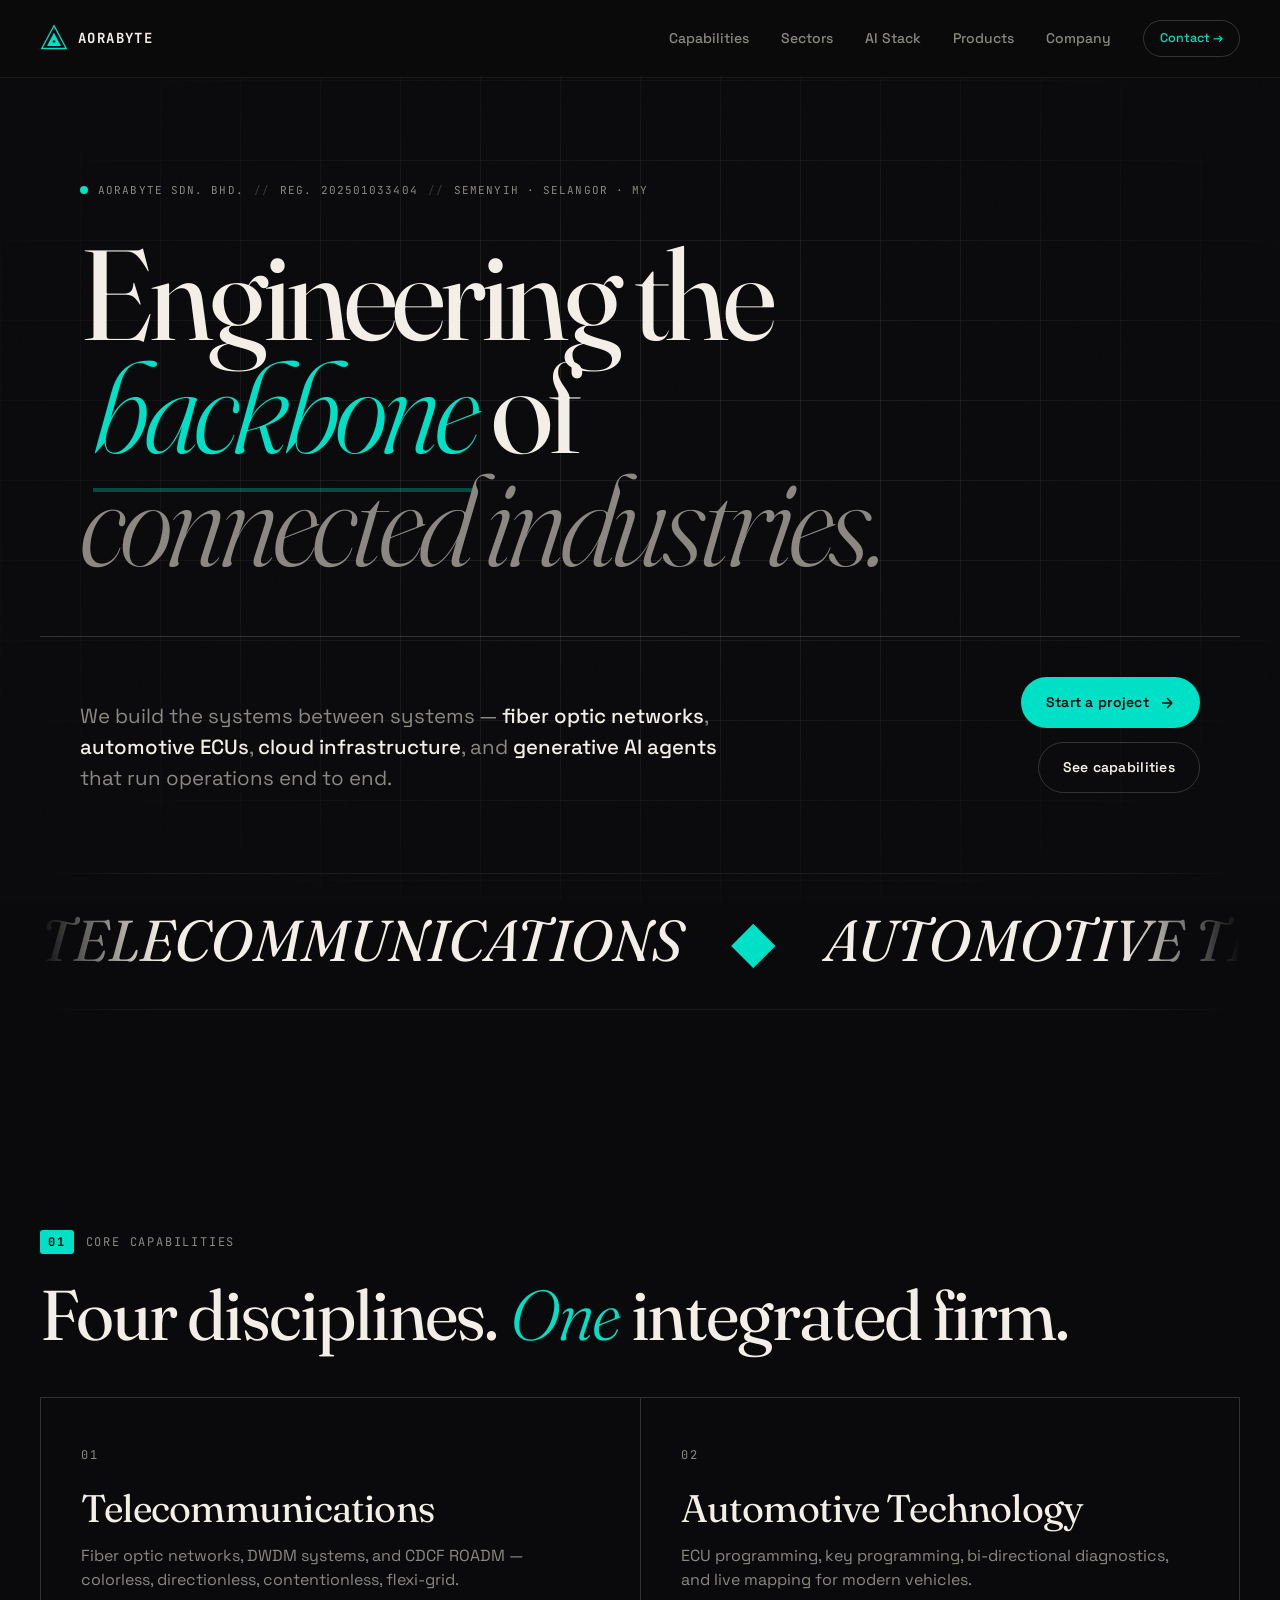
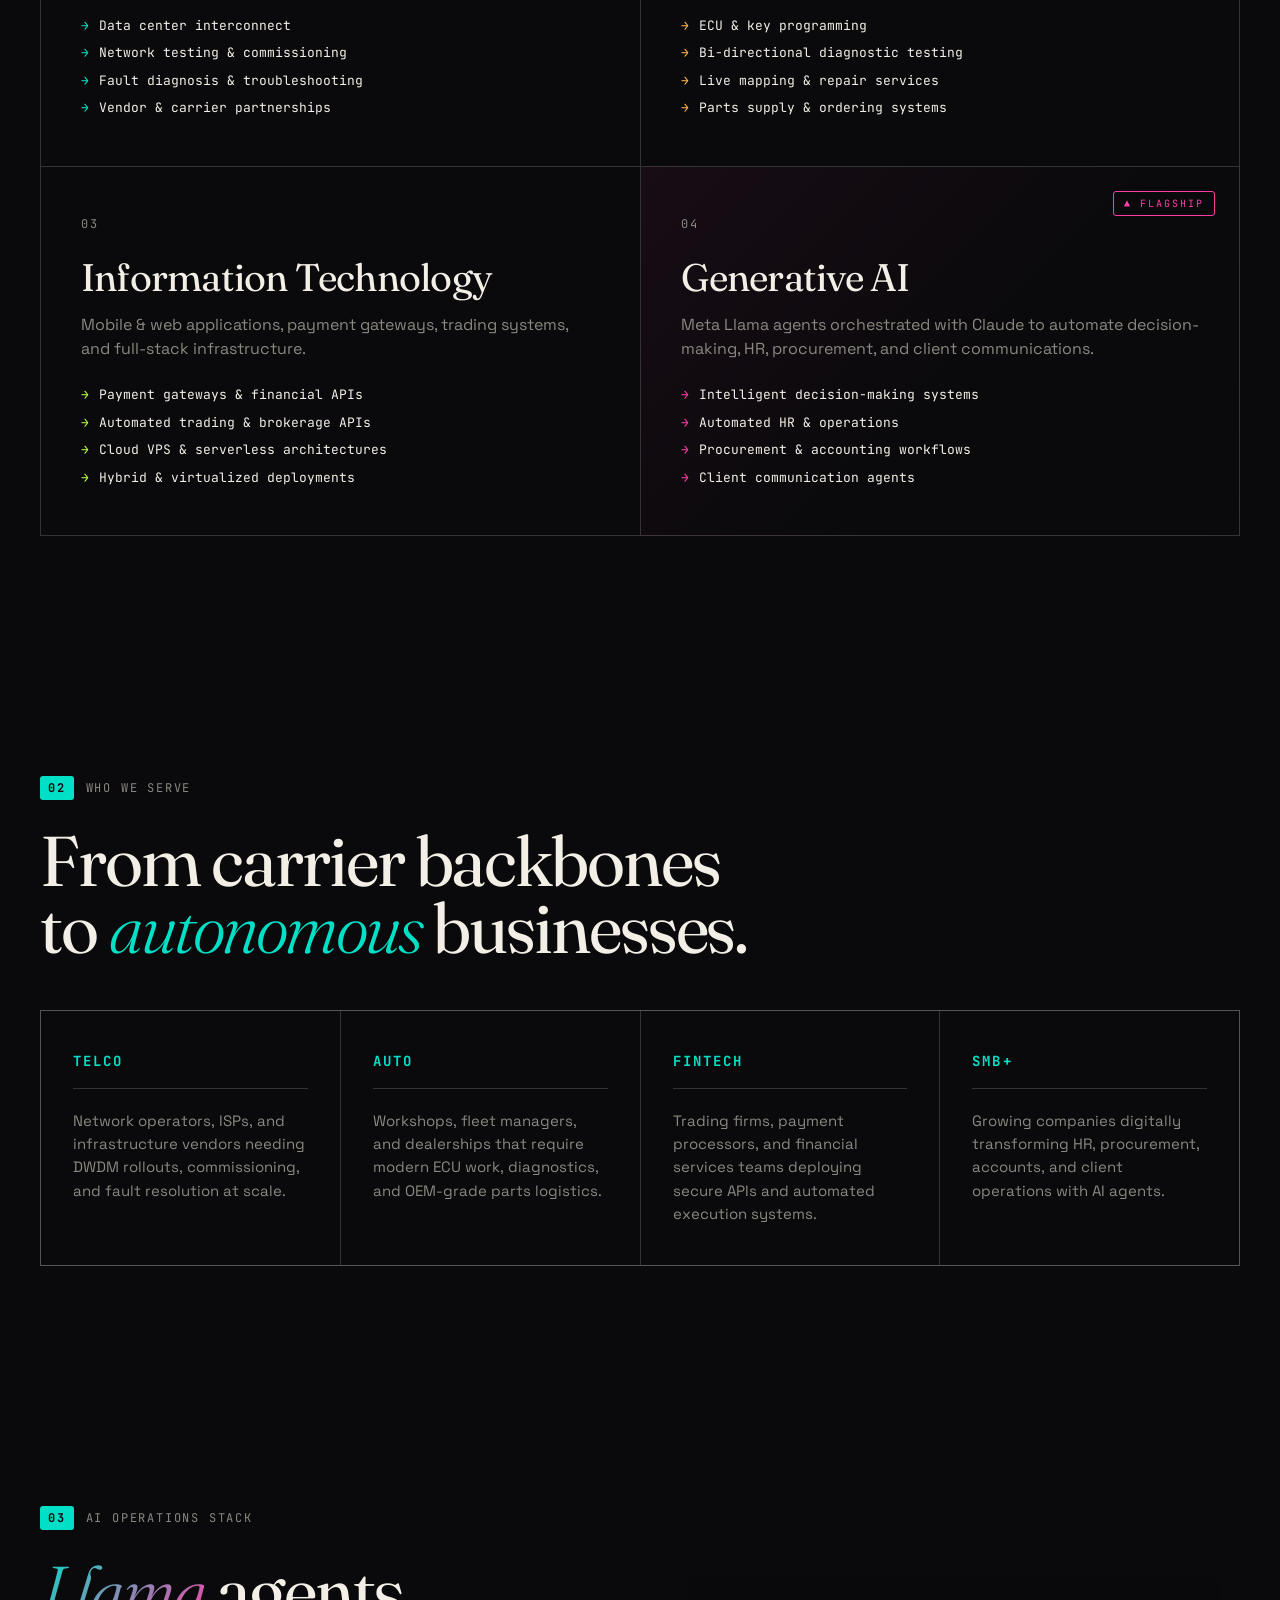
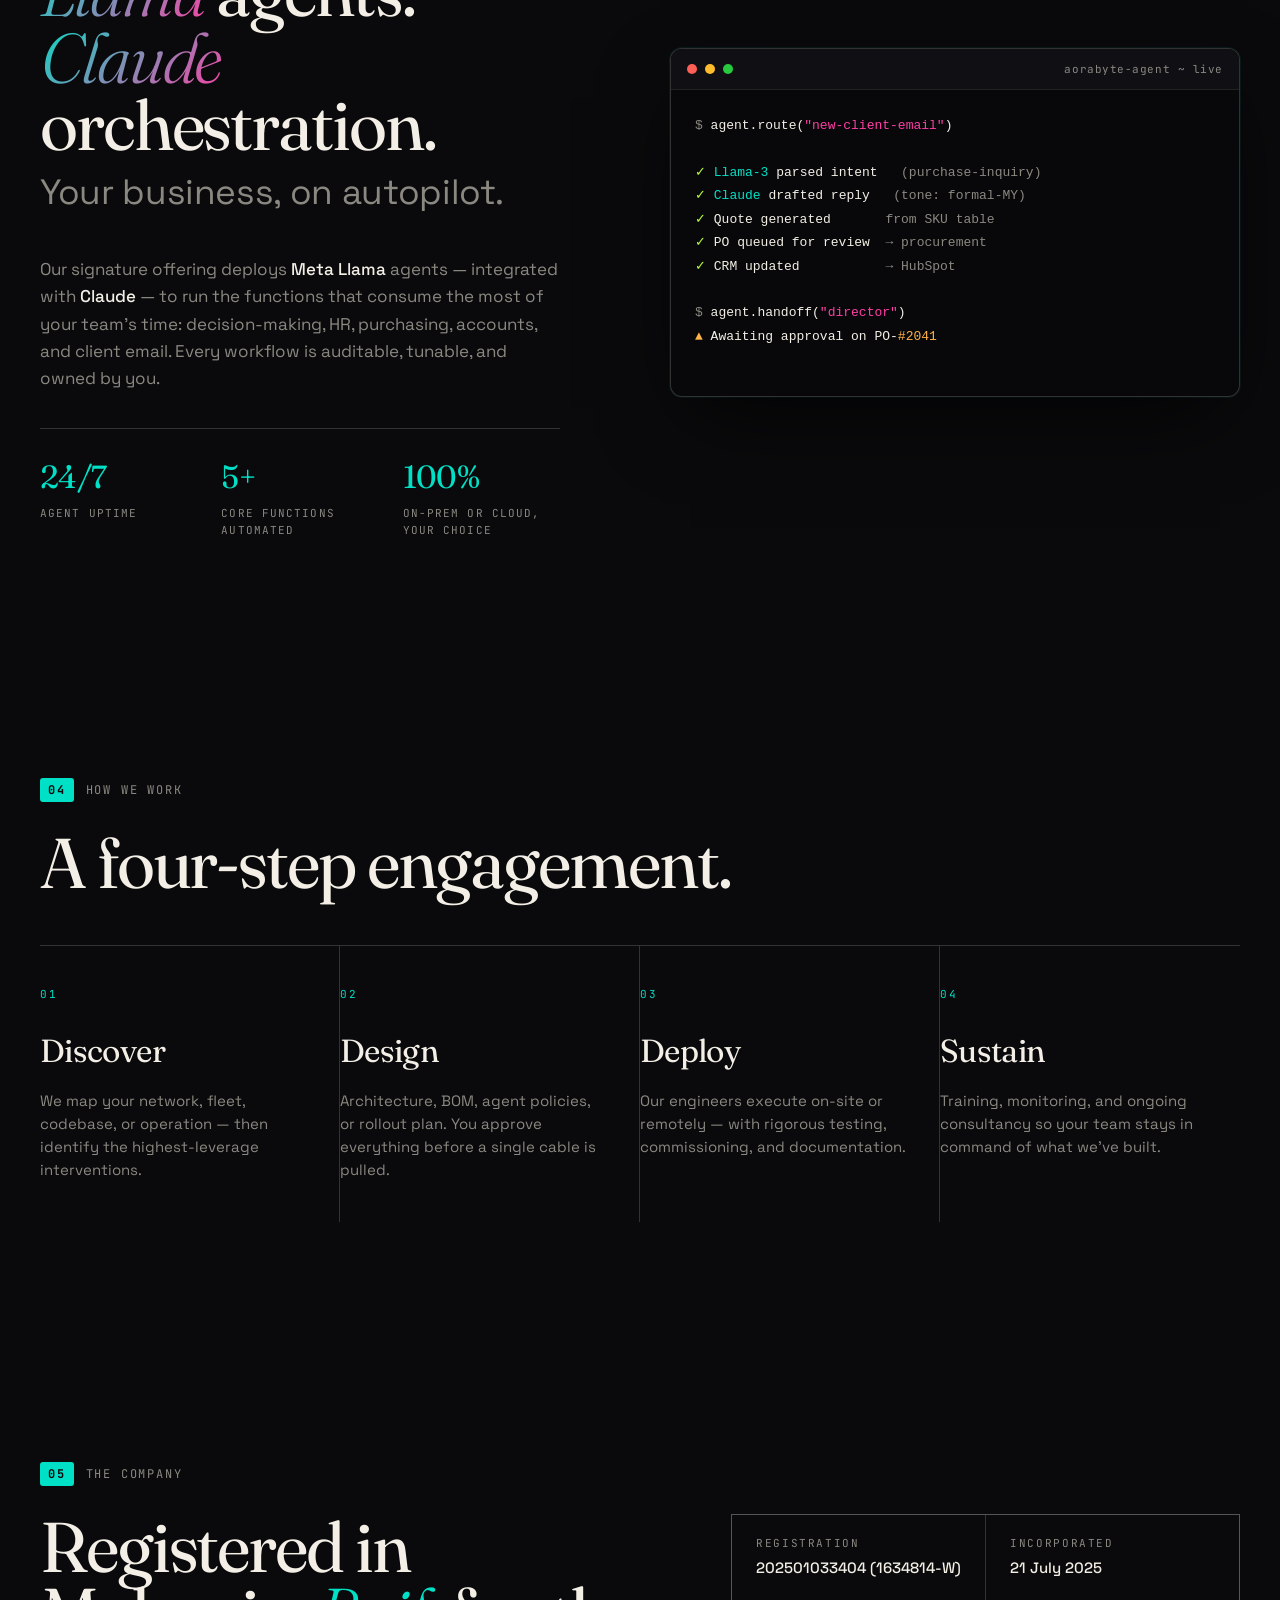
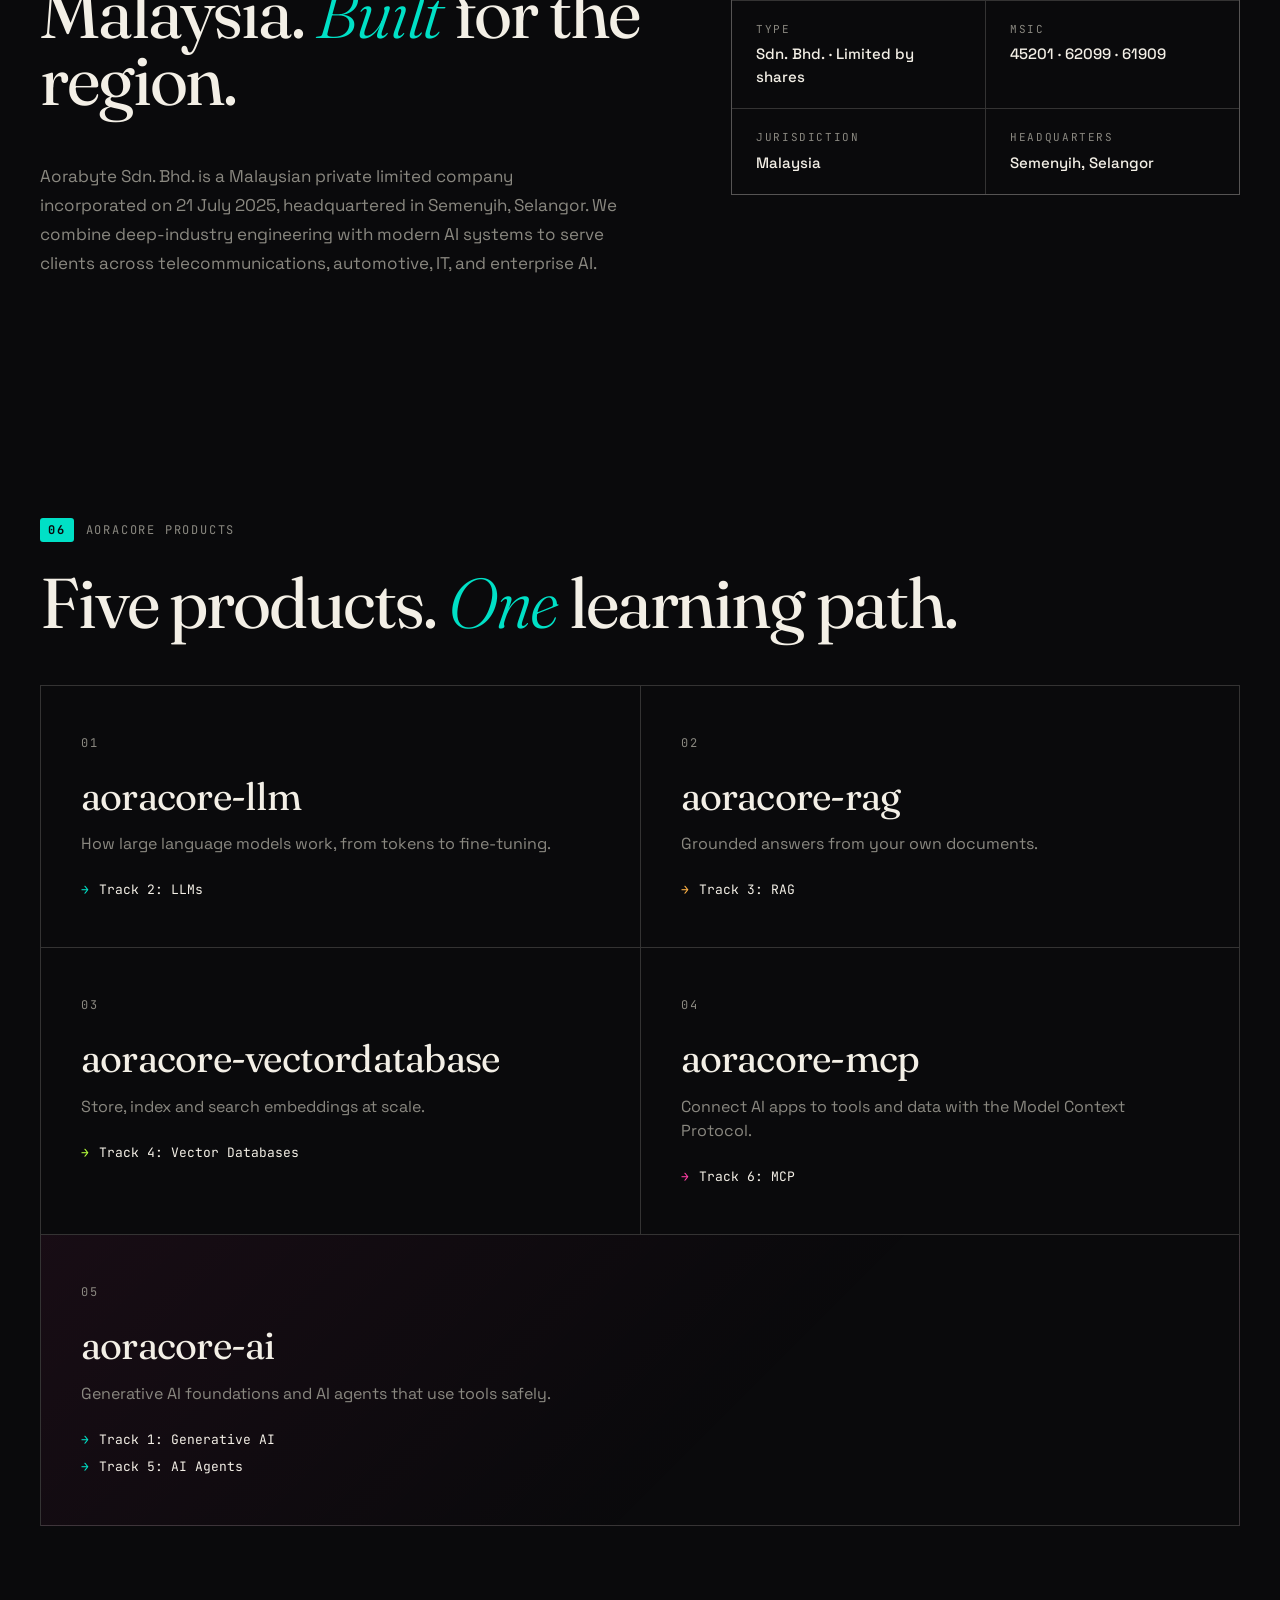
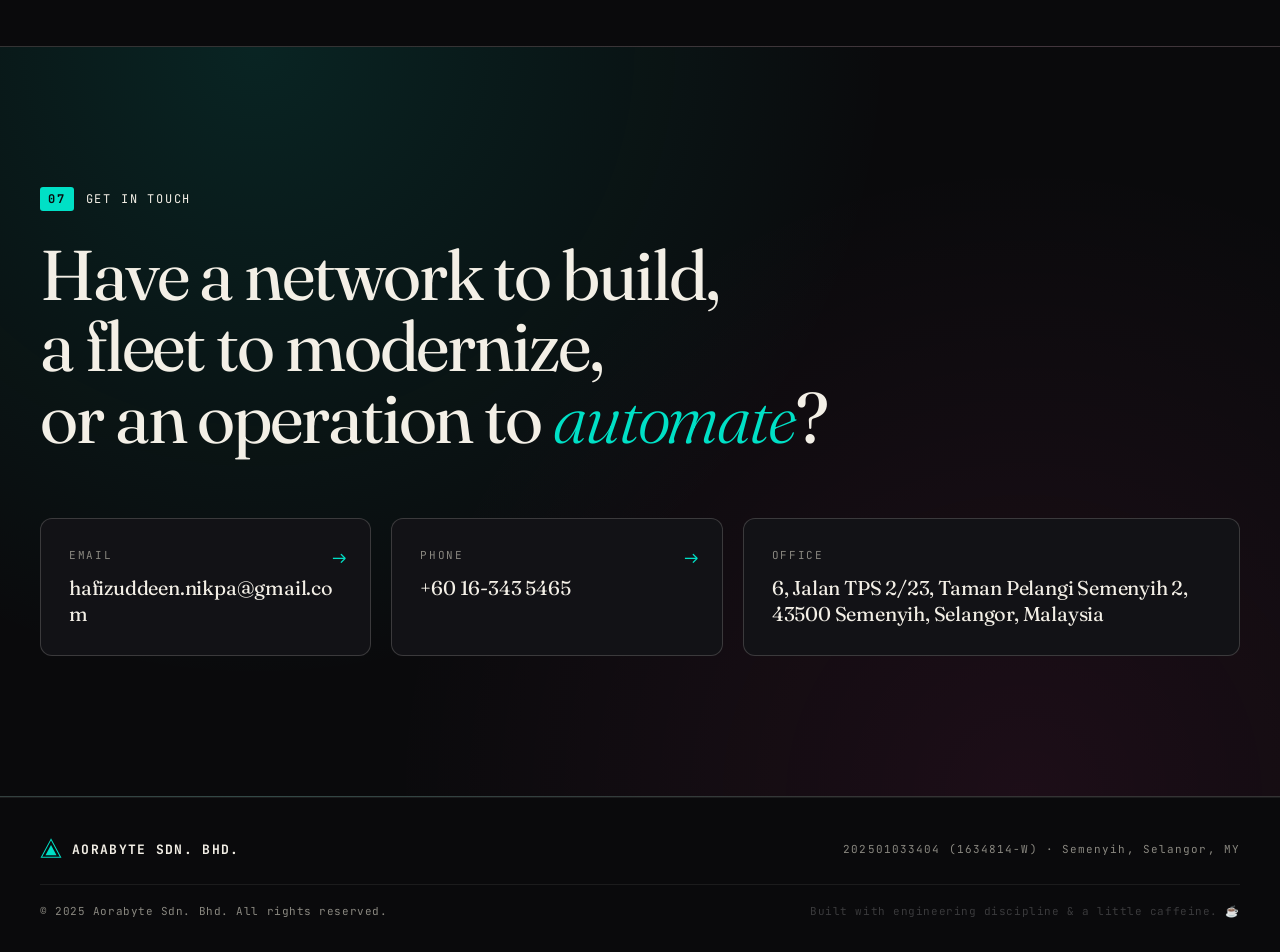
<file: index.html>
<!DOCTYPE html>
<html lang="en">
<head>
    <meta charset="UTF-8" />
    <meta name="viewport" content="width=device-width, initial-scale=1.0" />
    <title>Aorabyte Sdn. Bhd. — Telecommunications · Automotive · IT · Generative AI</title>
    <meta name="description" content="Aorabyte Sdn. Bhd. — Engineering the backbone of connected industries. Fiber optic networks, automotive ECU systems, cloud infrastructure, and generative AI agents built on Meta Llama and Claude." />
    <meta name="keywords" content="Aorabyte, Malaysia, Telecommunications, DWDM, CDCF ROADM, Automotive ECU, Generative AI, Meta Llama, Claude AI, Cloud VPS, Semenyih" />
    <link rel="preconnect" href="https://fonts.googleapis.com" />
    <link rel="preconnect" href="https://fonts.gstatic.com" crossorigin />
    <link href="https://fonts.googleapis.com/css2?family=Fraunces:opsz,wght@9..144,300;9..144,400;9..144,600;9..144,800;9..144,900&family=JetBrains+Mono:wght@300;400;500;700&family=Space+Grotesk:wght@300;400;500;600;700&display=swap" rel="stylesheet" />
    <link rel="stylesheet" href="styles.css" />
    <link rel="icon" type="image/svg+xml" href="assets/favicon.svg" />
</head>
<body>
    <!-- Noise + Grid overlays -->
    <div class="grid-overlay" aria-hidden="true"></div>
    <div class="noise-overlay" aria-hidden="true"></div>

    <!-- NAV -->
    <header class="nav">
        <a href="#" class="nav__logo" aria-label="Aorabyte home">
            <svg width="28" height="28" viewBox="0 0 32 32" fill="none" xmlns="http://www.w3.org/2000/svg">
                <path d="M16 2L2 28h28L16 2z" stroke="currentColor" stroke-width="1.5"/>
                <path d="M16 10L8 25h16L16 10z" fill="currentColor"/>
                <circle cx="16" cy="20" r="1.5" fill="#0a0a0a"/>
            </svg>
            <span>AORABYTE</span>
        </a>
        <nav class="nav__links">
            <a href="#capabilities">Capabilities</a>
            <a href="#sectors">Sectors</a>
            <a href="#ai-stack">AI Stack</a>
            <a href="#products">Products</a>
            <a href="#company">Company</a>
            <a href="#contact" class="nav__cta">Contact →</a>
        </nav>
    </header>

    <!-- HERO -->
    <section class="hero">
        <div class="hero__meta">
            <span class="ping"></span>
            <span>AORABYTE SDN. BHD.</span>
            <span class="divider">//</span>
            <span>REG. 202501033404</span>
            <span class="divider">//</span>
            <span>SEMENYIH · SELANGOR · MY</span>
        </div>

        <h1 class="hero__headline">
            <span class="line line--1">Engineering the</span>
            <span class="line line--2"><em>backbone</em> of</span>
            <span class="line line--3">connected industries.</span>
        </h1>

        <div class="hero__split">
            <p class="hero__lede">
                We build the systems between systems — <strong>fiber optic networks</strong>,
                <strong>automotive ECUs</strong>, <strong>cloud infrastructure</strong>, and
                <strong>generative AI agents</strong> that run operations end to end.
            </p>
            <div class="hero__actions">
                <a href="#contact" class="btn btn--primary">
                    <span>Start a project</span>
                    <svg width="16" height="16" viewBox="0 0 16 16" fill="none"><path d="M3 8h10m0 0L8 3m5 5l-5 5" stroke="currentColor" stroke-width="1.5"/></svg>
                </a>
                <a href="#capabilities" class="btn btn--ghost">See capabilities</a>
            </div>
        </div>

        <!-- Decorative marquee of sectors -->
        <div class="marquee" aria-hidden="true">
            <div class="marquee__track">
                <span>TELECOMMUNICATIONS</span><span>◆</span>
                <span>AUTOMOTIVE TECHNOLOGY</span><span>◆</span>
                <span>INFORMATION TECHNOLOGY</span><span>◆</span>
                <span>GENERATIVE AI</span><span>◆</span>
                <span>TELECOMMUNICATIONS</span><span>◆</span>
                <span>AUTOMOTIVE TECHNOLOGY</span><span>◆</span>
                <span>INFORMATION TECHNOLOGY</span><span>◆</span>
                <span>GENERATIVE AI</span><span>◆</span>
            </div>
        </div>
    </section>

    <!-- CAPABILITIES -->
    <section class="capabilities" id="capabilities">
        <div class="section__label"><span>01</span> CORE CAPABILITIES</div>
        <h2 class="section__title">Four disciplines. <em>One</em> integrated firm.</h2>

        <div class="cap-grid">
            <article class="cap-card" data-accent="cyan">
                <div class="cap-card__num">01</div>
                <h3>Telecommunications</h3>
                <p class="cap-card__lead">Fiber optic networks, DWDM systems, and CDCF ROADM — colorless, directionless, contentionless, flexi-grid.</p>
                <ul>
                    <li>Data center interconnect</li>
                    <li>Network testing &amp; commissioning</li>
                    <li>Fault diagnosis &amp; troubleshooting</li>
                    <li>Vendor &amp; carrier partnerships</li>
                </ul>
            </article>

            <article class="cap-card" data-accent="amber">
                <div class="cap-card__num">02</div>
                <h3>Automotive Technology</h3>
                <p class="cap-card__lead">ECU programming, key programming, bi-directional diagnostics, and live mapping for modern vehicles.</p>
                <ul>
                    <li>ECU &amp; key programming</li>
                    <li>Bi-directional diagnostic testing</li>
                    <li>Live mapping &amp; repair services</li>
                    <li>Parts supply &amp; ordering systems</li>
                </ul>
            </article>

            <article class="cap-card" data-accent="lime">
                <div class="cap-card__num">03</div>
                <h3>Information Technology</h3>
                <p class="cap-card__lead">Mobile &amp; web applications, payment gateways, trading systems, and full-stack infrastructure.</p>
                <ul>
                    <li>Payment gateways &amp; financial APIs</li>
                    <li>Automated trading &amp; brokerage APIs</li>
                    <li>Cloud VPS &amp; serverless architectures</li>
                    <li>Hybrid &amp; virtualized deployments</li>
                </ul>
            </article>

            <article class="cap-card cap-card--feature" data-accent="magenta">
                <div class="cap-card__num">04</div>
                <h3>Generative AI</h3>
                <p class="cap-card__lead">Meta Llama agents orchestrated with Claude to automate decision-making, HR, procurement, and client communications.</p>
                <ul>
                    <li>Intelligent decision-making systems</li>
                    <li>Automated HR &amp; operations</li>
                    <li>Procurement &amp; accounting workflows</li>
                    <li>Client communication agents</li>
                </ul>
                <span class="cap-card__tag">▲ FLAGSHIP</span>
            </article>
        </div>
    </section>

    <!-- SECTORS / WHO WE SERVE -->
    <section class="sectors" id="sectors">
        <div class="section__label"><span>02</span> WHO WE SERVE</div>
        <h2 class="section__title">From carrier backbones <br/>to <em>autonomous</em> businesses.</h2>

        <div class="sector-strip">
            <div class="sector-strip__item">
                <div class="sector-strip__num">TELCO</div>
                <p>Network operators, ISPs, and infrastructure vendors needing DWDM rollouts, commissioning, and fault resolution at scale.</p>
            </div>
            <div class="sector-strip__item">
                <div class="sector-strip__num">AUTO</div>
                <p>Workshops, fleet managers, and dealerships that require modern ECU work, diagnostics, and OEM-grade parts logistics.</p>
            </div>
            <div class="sector-strip__item">
                <div class="sector-strip__num">FINTECH</div>
                <p>Trading firms, payment processors, and financial services teams deploying secure APIs and automated execution systems.</p>
            </div>
            <div class="sector-strip__item">
                <div class="sector-strip__num">SMB+</div>
                <p>Growing companies digitally transforming HR, procurement, accounts, and client operations with AI agents.</p>
            </div>
        </div>
    </section>

    <!-- AI STACK FEATURE -->
    <section class="ai-stack" id="ai-stack">
        <div class="ai-stack__left">
            <div class="section__label"><span>03</span> AI OPERATIONS STACK</div>
            <h2 class="section__title ai-stack__title">
                <em>Llama</em> agents.<br/>
                <em>Claude</em> orchestration.<br/>
                <span class="ai-stack__title-sub">Your business, on autopilot.</span>
            </h2>
            <p class="ai-stack__body">
                Our signature offering deploys <strong>Meta Llama</strong> agents — integrated with
                <strong>Claude</strong> — to run the functions that consume the most of your team's time:
                decision-making, HR, purchasing, accounts, and client email. Every workflow is auditable,
                tunable, and owned by you.
            </p>
            <div class="ai-stack__stats">
                <div><strong>24/7</strong><span>Agent uptime</span></div>
                <div><strong>5+</strong><span>Core functions automated</span></div>
                <div><strong>100%</strong><span>On-prem or cloud, your choice</span></div>
            </div>
        </div>

        <div class="ai-stack__right">
            <div class="terminal" role="img" aria-label="Example agent workflow">
                <div class="terminal__bar">
                    <span></span><span></span><span></span>
                    <em>aorabyte-agent ~ live</em>
                </div>
                <pre class="terminal__body">
<span class="c-dim">$</span> agent.route(<span class="c-str">"new-client-email"</span>)

<span class="c-ok">✓</span> <span class="c-key">Llama-3</span> parsed intent   <span class="c-dim">(purchase-inquiry)</span>
<span class="c-ok">✓</span> <span class="c-key">Claude</span> drafted reply   <span class="c-dim">(tone: formal-MY)</span>
<span class="c-ok">✓</span> Quote generated       <span class="c-dim">from SKU table</span>
<span class="c-ok">✓</span> PO queued for review  <span class="c-dim">→ procurement</span>
<span class="c-ok">✓</span> CRM updated           <span class="c-dim">→ HubSpot</span>

<span class="c-dim">$</span> agent.handoff(<span class="c-str">"director"</span>)
<span class="c-warn">▲</span> Awaiting approval on PO-<span class="c-num">#2041</span>
                </pre>
            </div>
        </div>
    </section>

    <!-- PROCESS / HOW WE WORK -->
    <section class="process">
        <div class="section__label"><span>04</span> HOW WE WORK</div>
        <h2 class="section__title">A four-step engagement.</h2>

        <ol class="process-list">
            <li>
                <span class="process-list__num">01</span>
                <h3>Discover</h3>
                <p>We map your network, fleet, codebase, or operation — then identify the highest-leverage interventions.</p>
            </li>
            <li>
                <span class="process-list__num">02</span>
                <h3>Design</h3>
                <p>Architecture, BOM, agent policies, or rollout plan. You approve everything before a single cable is pulled.</p>
            </li>
            <li>
                <span class="process-list__num">03</span>
                <h3>Deploy</h3>
                <p>Our engineers execute on-site or remotely — with rigorous testing, commissioning, and documentation.</p>
            </li>
            <li>
                <span class="process-list__num">04</span>
                <h3>Sustain</h3>
                <p>Training, monitoring, and ongoing consultancy so your team stays in command of what we've built.</p>
            </li>
        </ol>
    </section>

    <!-- COMPANY -->
    <section class="company" id="company">
        <div class="section__label"><span>05</span> THE COMPANY</div>

        <div class="company__grid">
            <div class="company__intro">
                <h2 class="section__title">Registered in Malaysia. <em>Built</em> for the region.</h2>
                <p>
                    Aorabyte Sdn. Bhd. is a Malaysian private limited company incorporated on 21 July 2025,
                    headquartered in Semenyih, Selangor. We combine deep-industry engineering with modern AI
                    systems to serve clients across telecommunications, automotive, IT, and enterprise AI.
                </p>
            </div>

            <dl class="company__facts">
                <div><dt>Registration</dt><dd>202501033404 (1634814-W)</dd></div>
                <div><dt>Incorporated</dt><dd>21 July 2025</dd></div>
                <div><dt>Type</dt><dd>Sdn. Bhd. · Limited by shares</dd></div>
                <div><dt>MSIC</dt><dd>45201 · 62099 · 61909</dd></div>
                <div><dt>Jurisdiction</dt><dd>Malaysia</dd></div>
                <div><dt>Headquarters</dt><dd>Semenyih, Selangor</dd></div>
            </dl>
        </div>
    </section>

    <!-- AORACORE PRODUCTS -->
    <section class="products" id="products">
        <div class="section__label"><span>06</span> AORACORE PRODUCTS</div>
        <h2 class="section__title">Five products. <em>One</em> learning path.</h2>

        <div class="cap-grid">
            <a class="cap-card" href="products/aoracore-llm.html" data-accent="cyan">
                <div class="cap-card__num">01</div>
                <h3>aoracore-llm</h3>
                <p class="cap-card__lead">How large language models work, from tokens to fine-tuning.</p>
                <ul><li>Track 2: LLMs</li></ul>
            </a>
            <a class="cap-card" href="products/aoracore-rag.html" data-accent="amber">
                <div class="cap-card__num">02</div>
                <h3>aoracore-rag</h3>
                <p class="cap-card__lead">Grounded answers from your own documents.</p>
                <ul><li>Track 3: RAG</li></ul>
            </a>
            <a class="cap-card" href="products/aoracore-vectordatabase.html" data-accent="lime">
                <div class="cap-card__num">03</div>
                <h3>aoracore-vectordatabase</h3>
                <p class="cap-card__lead">Store, index and search embeddings at scale.</p>
                <ul><li>Track 4: Vector Databases</li></ul>
            </a>
            <a class="cap-card" href="products/aoracore-mcp.html" data-accent="magenta">
                <div class="cap-card__num">04</div>
                <h3>aoracore-mcp</h3>
                <p class="cap-card__lead">Connect AI apps to tools and data with the Model Context Protocol.</p>
                <ul><li>Track 6: MCP</li></ul>
            </a>
            <a class="cap-card cap-card--feature" href="products/aoracore-ai.html" data-accent="cyan">
                <div class="cap-card__num">05</div>
                <h3>aoracore-ai</h3>
                <p class="cap-card__lead">Generative AI foundations and AI agents that use tools safely.</p>
                <ul><li>Track 1: Generative AI</li><li>Track 5: AI Agents</li></ul>
            </a>
        </div>
    </section>

    <!-- CONTACT -->
    <section class="contact" id="contact">
        <div class="contact__inner">
            <div class="section__label contact__label"><span>07</span> GET IN TOUCH</div>
            <h2 class="contact__title">
                Have a network to build,<br/>
                a fleet to modernize,<br/>
                or an operation to <em>automate</em>?
            </h2>

            <div class="contact__cards">
                <a class="contact__card" href="mailto:hafizuddeen.nikpa@gmail.com">
                    <span class="contact__card-label">Email</span>
                    <span class="contact__card-value">hafizuddeen.nikpa@gmail.com</span>
                    <span class="contact__card-arrow">→</span>
                </a>
                <a class="contact__card" href="tel:+60163435465">
                    <span class="contact__card-label">Phone</span>
                    <span class="contact__card-value">+60 16-343 5465</span>
                    <span class="contact__card-arrow">→</span>
                </a>
                <div class="contact__card contact__card--static">
                    <span class="contact__card-label">Office</span>
                    <span class="contact__card-value">6, Jalan TPS 2/23, Taman Pelangi Semenyih 2, 43500 Semenyih, Selangor, Malaysia</span>
                </div>
            </div>
        </div>
    </section>

    <!-- FOOTER -->
    <footer class="footer">
        <div class="footer__top">
            <div class="footer__brand">
                <svg width="22" height="22" viewBox="0 0 32 32" fill="none" xmlns="http://www.w3.org/2000/svg">
                    <path d="M16 2L2 28h28L16 2z" stroke="currentColor" stroke-width="1.5"/>
                    <path d="M16 10L8 25h16L16 10z" fill="currentColor"/>
                </svg>
                <span>AORABYTE SDN. BHD.</span>
            </div>
            <div class="footer__mono">
                <span>202501033404 (1634814-W)</span>
                <span>·</span>
                <span>Semenyih, Selangor, MY</span>
            </div>
        </div>
        <div class="footer__bottom">
            <span>© 2025 Aorabyte Sdn. Bhd. All rights reserved.</span>
            <span class="footer__signoff">Built with engineering discipline &amp; a little caffeine. ☕</span>
        </div>
    </footer>

    <script src="script.js"></script>
</body>
</html>
</file>
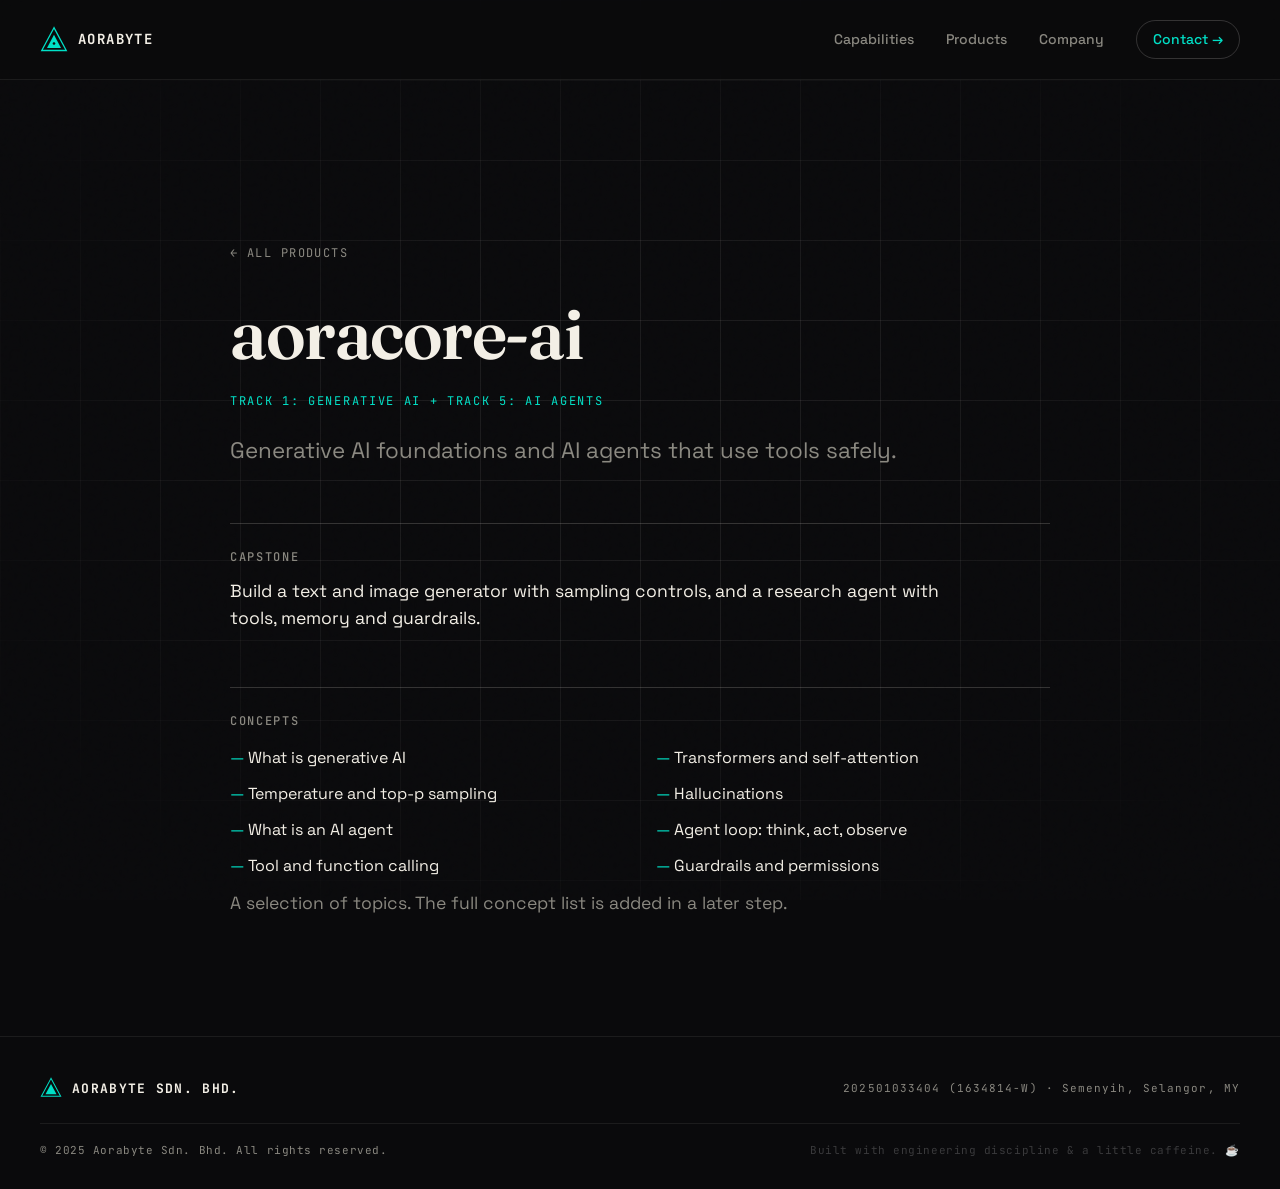
<file: products/aoracore-ai.html>
<!DOCTYPE html>
<html lang="en">
<head>
    <meta charset="UTF-8" />
    <meta name="viewport" content="width=device-width, initial-scale=1.0" />
    <title>aoracore-ai — Aorabyte Sdn. Bhd.</title>
    <meta name="description" content="Generative AI foundations and AI agents that use tools safely." />
    <link rel="preconnect" href="https://fonts.googleapis.com" />
    <link rel="preconnect" href="https://fonts.gstatic.com" crossorigin />
    <link href="https://fonts.googleapis.com/css2?family=Fraunces:opsz,wght@9..144,300;9..144,400;9..144,600;9..144,800;9..144,900&family=JetBrains+Mono:wght@300;400;500;700&family=Space+Grotesk:wght@300;400;500;600;700&display=swap" rel="stylesheet" />
    <link rel="stylesheet" href="../styles.css" />
</head>
<body>
    <div class="grid-overlay" aria-hidden="true"></div>
    <div class="noise-overlay" aria-hidden="true"></div>

    <header class="nav">
        <a href="../index.html" class="nav__logo" aria-label="Aorabyte home">
            <svg width="28" height="28" viewBox="0 0 32 32" fill="none" xmlns="http://www.w3.org/2000/svg">
                <path d="M16 2L2 28h28L16 2z" stroke="currentColor" stroke-width="1.5"/>
                <path d="M16 10L8 25h16L16 10z" fill="currentColor"/>
                <circle cx="16" cy="20" r="1.5" fill="#0a0a0a"/>
            </svg>
            <span>AORABYTE</span>
        </a>
        <nav class="nav__links">
            <a href="../index.html#capabilities">Capabilities</a>
            <a href="../index.html#products">Products</a>
            <a href="../index.html#company">Company</a>
            <a href="../index.html#contact" class="nav__cta">Contact →</a>
        </nav>
    </header>

    <main class="product">
        <a class="product__back" href="../index.html#products">← All products</a>
        <h1>aoracore-ai</h1>
        <p class="product__tracks">Track 1: Generative AI + Track 5: AI Agents</p>
        <p class="product__tagline">Generative AI foundations and AI agents that use tools safely.</p>

        <section class="product__block">
            <h2>Capstone</h2>
            <p>Build a text and image generator with sampling controls, and a research agent with tools, memory and guardrails.</p>
        </section>

        <section class="product__block">
            <h2>Concepts</h2>
            <ul class="product__topics">
                <li>What is generative AI</li>
                <li>Transformers and self-attention</li>
                <li>Temperature and top-p sampling</li>
                <li>Hallucinations</li>
                <li>What is an AI agent</li>
                <li>Agent loop: think, act, observe</li>
                <li>Tool and function calling</li>
                <li>Guardrails and permissions</li>
            </ul>
            <p class="product__note">A selection of topics. The full concept list is added in a later step.</p>
        </section>
    </main>

    <footer class="footer">
        <div class="footer__top">
            <div class="footer__brand">
                <svg width="22" height="22" viewBox="0 0 32 32" fill="none" xmlns="http://www.w3.org/2000/svg">
                    <path d="M16 2L2 28h28L16 2z" stroke="currentColor" stroke-width="1.5"/>
                    <path d="M16 10L8 25h16L16 10z" fill="currentColor"/>
                </svg>
                <span>AORABYTE SDN. BHD.</span>
            </div>
            <div class="footer__mono">
                <span>202501033404 (1634814-W)</span>
                <span>·</span>
                <span>Semenyih, Selangor, MY</span>
            </div>
        </div>
        <div class="footer__bottom">
            <span>© 2025 Aorabyte Sdn. Bhd. All rights reserved.</span>
            <span class="footer__signoff">Built with engineering discipline &amp; a little caffeine. ☕</span>
        </div>
    </footer>

    <script src="../script.js"></script>
</body>
</html>
</file>
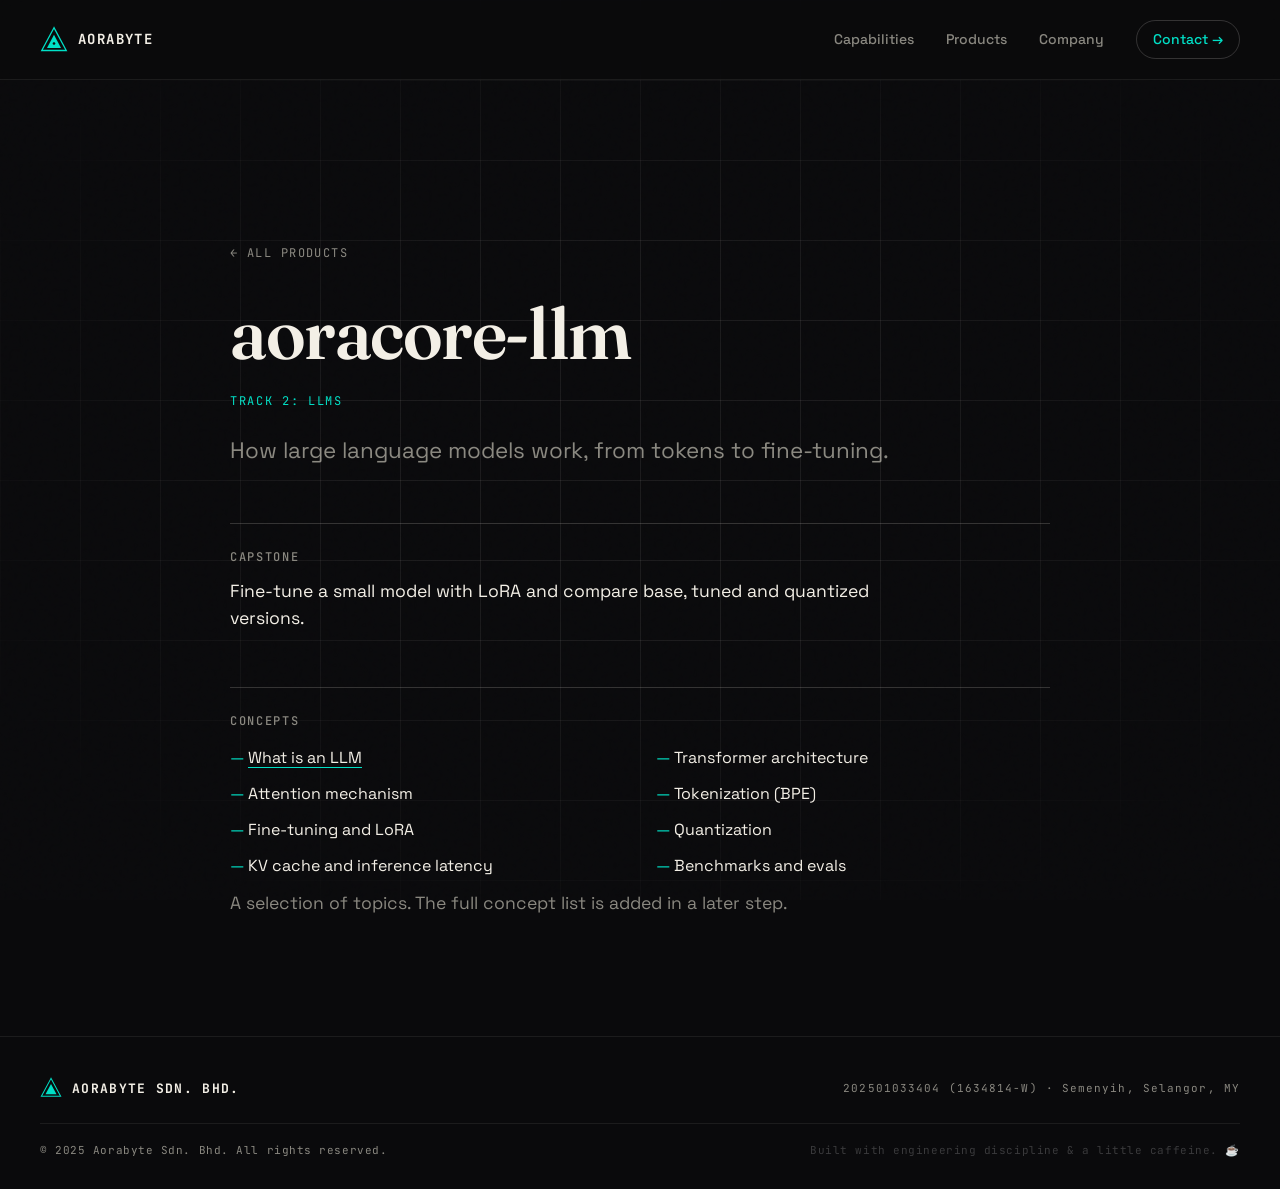
<file: products/aoracore-llm.html>
<!DOCTYPE html>
<html lang="en">
<head>
    <meta charset="UTF-8" />
    <meta name="viewport" content="width=device-width, initial-scale=1.0" />
    <title>aoracore-llm — Aorabyte Sdn. Bhd.</title>
    <meta name="description" content="How large language models work, from tokens to fine-tuning." />
    <link rel="preconnect" href="https://fonts.googleapis.com" />
    <link rel="preconnect" href="https://fonts.gstatic.com" crossorigin />
    <link href="https://fonts.googleapis.com/css2?family=Fraunces:opsz,wght@9..144,300;9..144,400;9..144,600;9..144,800;9..144,900&family=JetBrains+Mono:wght@300;400;500;700&family=Space+Grotesk:wght@300;400;500;600;700&display=swap" rel="stylesheet" />
    <link rel="stylesheet" href="../styles.css" />
</head>
<body>
    <div class="grid-overlay" aria-hidden="true"></div>
    <div class="noise-overlay" aria-hidden="true"></div>

    <header class="nav">
        <a href="../index.html" class="nav__logo" aria-label="Aorabyte home">
            <svg width="28" height="28" viewBox="0 0 32 32" fill="none" xmlns="http://www.w3.org/2000/svg">
                <path d="M16 2L2 28h28L16 2z" stroke="currentColor" stroke-width="1.5"/>
                <path d="M16 10L8 25h16L16 10z" fill="currentColor"/>
                <circle cx="16" cy="20" r="1.5" fill="#0a0a0a"/>
            </svg>
            <span>AORABYTE</span>
        </a>
        <nav class="nav__links">
            <a href="../index.html#capabilities">Capabilities</a>
            <a href="../index.html#products">Products</a>
            <a href="../index.html#company">Company</a>
            <a href="../index.html#contact" class="nav__cta">Contact →</a>
        </nav>
    </header>

    <main class="product">
        <a class="product__back" href="../index.html#products">← All products</a>
        <h1>aoracore-llm</h1>
        <p class="product__tracks">Track 2: LLMs</p>
        <p class="product__tagline">How large language models work, from tokens to fine-tuning.</p>

        <section class="product__block">
            <h2>Capstone</h2>
            <p>Fine-tune a small model with LoRA and compare base, tuned and quantized versions.</p>
        </section>

        <section class="product__block">
            <h2>Concepts</h2>
            <ul class="product__topics">
                <li><a href="aoracore-llm/what-is-an-llm.html">What is an LLM</a></li>
                <li>Transformer architecture</li>
                <li>Attention mechanism</li>
                <li>Tokenization (BPE)</li>
                <li>Fine-tuning and LoRA</li>
                <li>Quantization</li>
                <li>KV cache and inference latency</li>
                <li>Benchmarks and evals</li>
            </ul>
            <p class="product__note">A selection of topics. The full concept list is added in a later step.</p>
        </section>
    </main>

    <footer class="footer">
        <div class="footer__top">
            <div class="footer__brand">
                <svg width="22" height="22" viewBox="0 0 32 32" fill="none" xmlns="http://www.w3.org/2000/svg">
                    <path d="M16 2L2 28h28L16 2z" stroke="currentColor" stroke-width="1.5"/>
                    <path d="M16 10L8 25h16L16 10z" fill="currentColor"/>
                </svg>
                <span>AORABYTE SDN. BHD.</span>
            </div>
            <div class="footer__mono">
                <span>202501033404 (1634814-W)</span>
                <span>·</span>
                <span>Semenyih, Selangor, MY</span>
            </div>
        </div>
        <div class="footer__bottom">
            <span>© 2025 Aorabyte Sdn. Bhd. All rights reserved.</span>
            <span class="footer__signoff">Built with engineering discipline &amp; a little caffeine. ☕</span>
        </div>
    </footer>

    <script src="../script.js"></script>
</body>
</html>
</file>
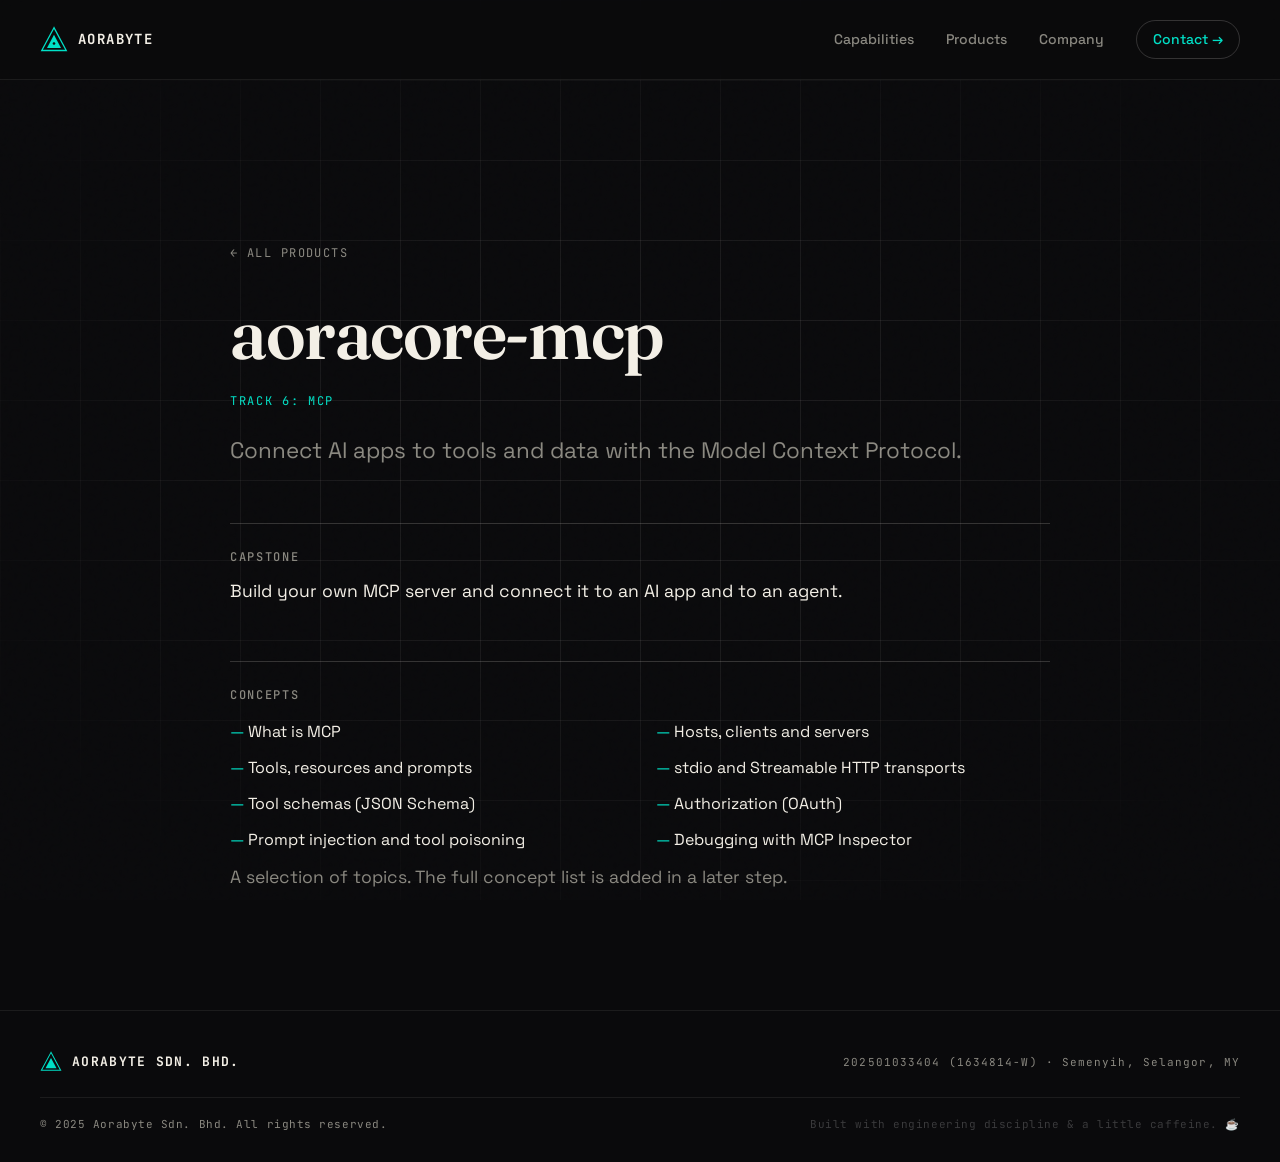
<file: products/aoracore-mcp.html>
<!DOCTYPE html>
<html lang="en">
<head>
    <meta charset="UTF-8" />
    <meta name="viewport" content="width=device-width, initial-scale=1.0" />
    <title>aoracore-mcp — Aorabyte Sdn. Bhd.</title>
    <meta name="description" content="Connect AI apps to tools and data with the Model Context Protocol." />
    <link rel="preconnect" href="https://fonts.googleapis.com" />
    <link rel="preconnect" href="https://fonts.gstatic.com" crossorigin />
    <link href="https://fonts.googleapis.com/css2?family=Fraunces:opsz,wght@9..144,300;9..144,400;9..144,600;9..144,800;9..144,900&family=JetBrains+Mono:wght@300;400;500;700&family=Space+Grotesk:wght@300;400;500;600;700&display=swap" rel="stylesheet" />
    <link rel="stylesheet" href="../styles.css" />
</head>
<body>
    <div class="grid-overlay" aria-hidden="true"></div>
    <div class="noise-overlay" aria-hidden="true"></div>

    <header class="nav">
        <a href="../index.html" class="nav__logo" aria-label="Aorabyte home">
            <svg width="28" height="28" viewBox="0 0 32 32" fill="none" xmlns="http://www.w3.org/2000/svg">
                <path d="M16 2L2 28h28L16 2z" stroke="currentColor" stroke-width="1.5"/>
                <path d="M16 10L8 25h16L16 10z" fill="currentColor"/>
                <circle cx="16" cy="20" r="1.5" fill="#0a0a0a"/>
            </svg>
            <span>AORABYTE</span>
        </a>
        <nav class="nav__links">
            <a href="../index.html#capabilities">Capabilities</a>
            <a href="../index.html#products">Products</a>
            <a href="../index.html#company">Company</a>
            <a href="../index.html#contact" class="nav__cta">Contact →</a>
        </nav>
    </header>

    <main class="product">
        <a class="product__back" href="../index.html#products">← All products</a>
        <h1>aoracore-mcp</h1>
        <p class="product__tracks">Track 6: MCP</p>
        <p class="product__tagline">Connect AI apps to tools and data with the Model Context Protocol.</p>

        <section class="product__block">
            <h2>Capstone</h2>
            <p>Build your own MCP server and connect it to an AI app and to an agent.</p>
        </section>

        <section class="product__block">
            <h2>Concepts</h2>
            <ul class="product__topics">
                <li>What is MCP</li>
                <li>Hosts, clients and servers</li>
                <li>Tools, resources and prompts</li>
                <li>stdio and Streamable HTTP transports</li>
                <li>Tool schemas (JSON Schema)</li>
                <li>Authorization (OAuth)</li>
                <li>Prompt injection and tool poisoning</li>
                <li>Debugging with MCP Inspector</li>
            </ul>
            <p class="product__note">A selection of topics. The full concept list is added in a later step.</p>
        </section>
    </main>

    <footer class="footer">
        <div class="footer__top">
            <div class="footer__brand">
                <svg width="22" height="22" viewBox="0 0 32 32" fill="none" xmlns="http://www.w3.org/2000/svg">
                    <path d="M16 2L2 28h28L16 2z" stroke="currentColor" stroke-width="1.5"/>
                    <path d="M16 10L8 25h16L16 10z" fill="currentColor"/>
                </svg>
                <span>AORABYTE SDN. BHD.</span>
            </div>
            <div class="footer__mono">
                <span>202501033404 (1634814-W)</span>
                <span>·</span>
                <span>Semenyih, Selangor, MY</span>
            </div>
        </div>
        <div class="footer__bottom">
            <span>© 2025 Aorabyte Sdn. Bhd. All rights reserved.</span>
            <span class="footer__signoff">Built with engineering discipline &amp; a little caffeine. ☕</span>
        </div>
    </footer>

    <script src="../script.js"></script>
</body>
</html>
</file>
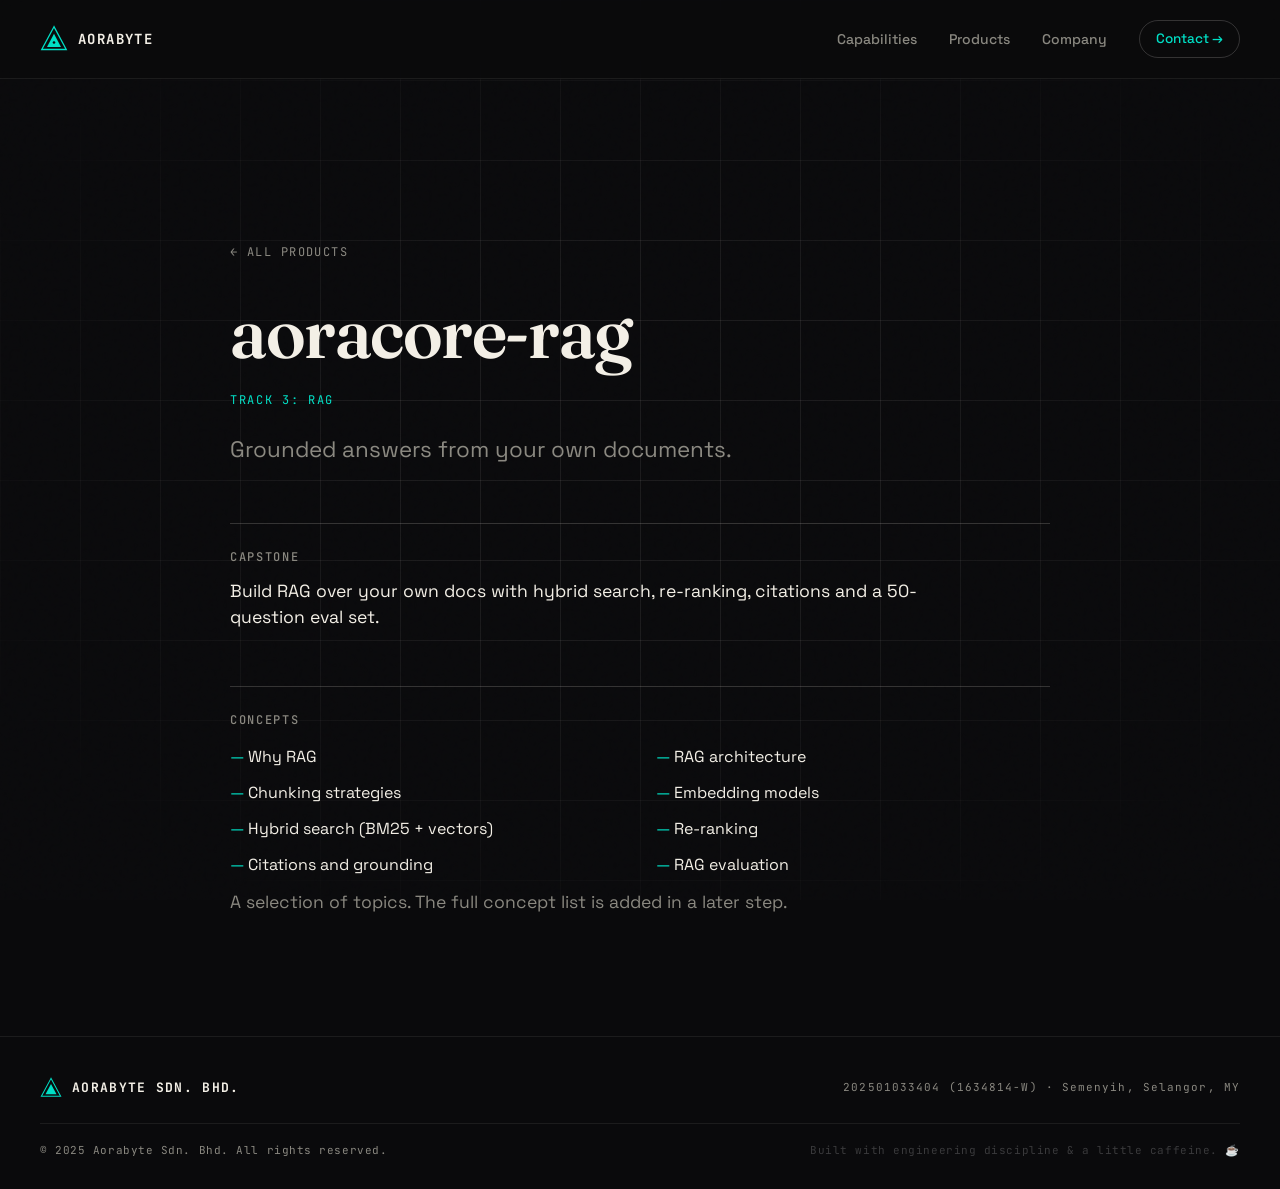
<file: products/aoracore-rag.html>
<!DOCTYPE html>
<html lang="en">
<head>
    <meta charset="UTF-8" />
    <meta name="viewport" content="width=device-width, initial-scale=1.0" />
    <title>aoracore-rag — Aorabyte Sdn. Bhd.</title>
    <meta name="description" content="Grounded answers from your own documents." />
    <link rel="preconnect" href="https://fonts.googleapis.com" />
    <link rel="preconnect" href="https://fonts.gstatic.com" crossorigin />
    <link href="https://fonts.googleapis.com/css2?family=Fraunces:opsz,wght@9..144,300;9..144,400;9..144,600;9..144,800;9..144,900&family=JetBrains+Mono:wght@300;400;500;700&family=Space+Grotesk:wght@300;400;500;600;700&display=swap" rel="stylesheet" />
    <link rel="stylesheet" href="../styles.css" />
</head>
<body>
    <div class="grid-overlay" aria-hidden="true"></div>
    <div class="noise-overlay" aria-hidden="true"></div>

    <header class="nav">
        <a href="../index.html" class="nav__logo" aria-label="Aorabyte home">
            <svg width="28" height="28" viewBox="0 0 32 32" fill="none" xmlns="http://www.w3.org/2000/svg">
                <path d="M16 2L2 28h28L16 2z" stroke="currentColor" stroke-width="1.5"/>
                <path d="M16 10L8 25h16L16 10z" fill="currentColor"/>
                <circle cx="16" cy="20" r="1.5" fill="#0a0a0a"/>
            </svg>
            <span>AORABYTE</span>
        </a>
        <nav class="nav__links">
            <a href="../index.html#capabilities">Capabilities</a>
            <a href="../index.html#products">Products</a>
            <a href="../index.html#company">Company</a>
            <a href="../index.html#contact" class="nav__cta">Contact →</a>
        </nav>
    </header>

    <main class="product">
        <a class="product__back" href="../index.html#products">← All products</a>
        <h1>aoracore-rag</h1>
        <p class="product__tracks">Track 3: RAG</p>
        <p class="product__tagline">Grounded answers from your own documents.</p>

        <section class="product__block">
            <h2>Capstone</h2>
            <p>Build RAG over your own docs with hybrid search, re-ranking, citations and a 50-question eval set.</p>
        </section>

        <section class="product__block">
            <h2>Concepts</h2>
            <ul class="product__topics">
                <li>Why RAG</li>
                <li>RAG architecture</li>
                <li>Chunking strategies</li>
                <li>Embedding models</li>
                <li>Hybrid search (BM25 + vectors)</li>
                <li>Re-ranking</li>
                <li>Citations and grounding</li>
                <li>RAG evaluation</li>
            </ul>
            <p class="product__note">A selection of topics. The full concept list is added in a later step.</p>
        </section>
    </main>

    <footer class="footer">
        <div class="footer__top">
            <div class="footer__brand">
                <svg width="22" height="22" viewBox="0 0 32 32" fill="none" xmlns="http://www.w3.org/2000/svg">
                    <path d="M16 2L2 28h28L16 2z" stroke="currentColor" stroke-width="1.5"/>
                    <path d="M16 10L8 25h16L16 10z" fill="currentColor"/>
                </svg>
                <span>AORABYTE SDN. BHD.</span>
            </div>
            <div class="footer__mono">
                <span>202501033404 (1634814-W)</span>
                <span>·</span>
                <span>Semenyih, Selangor, MY</span>
            </div>
        </div>
        <div class="footer__bottom">
            <span>© 2025 Aorabyte Sdn. Bhd. All rights reserved.</span>
            <span class="footer__signoff">Built with engineering discipline &amp; a little caffeine. ☕</span>
        </div>
    </footer>

    <script src="../script.js"></script>
</body>
</html>
</file>
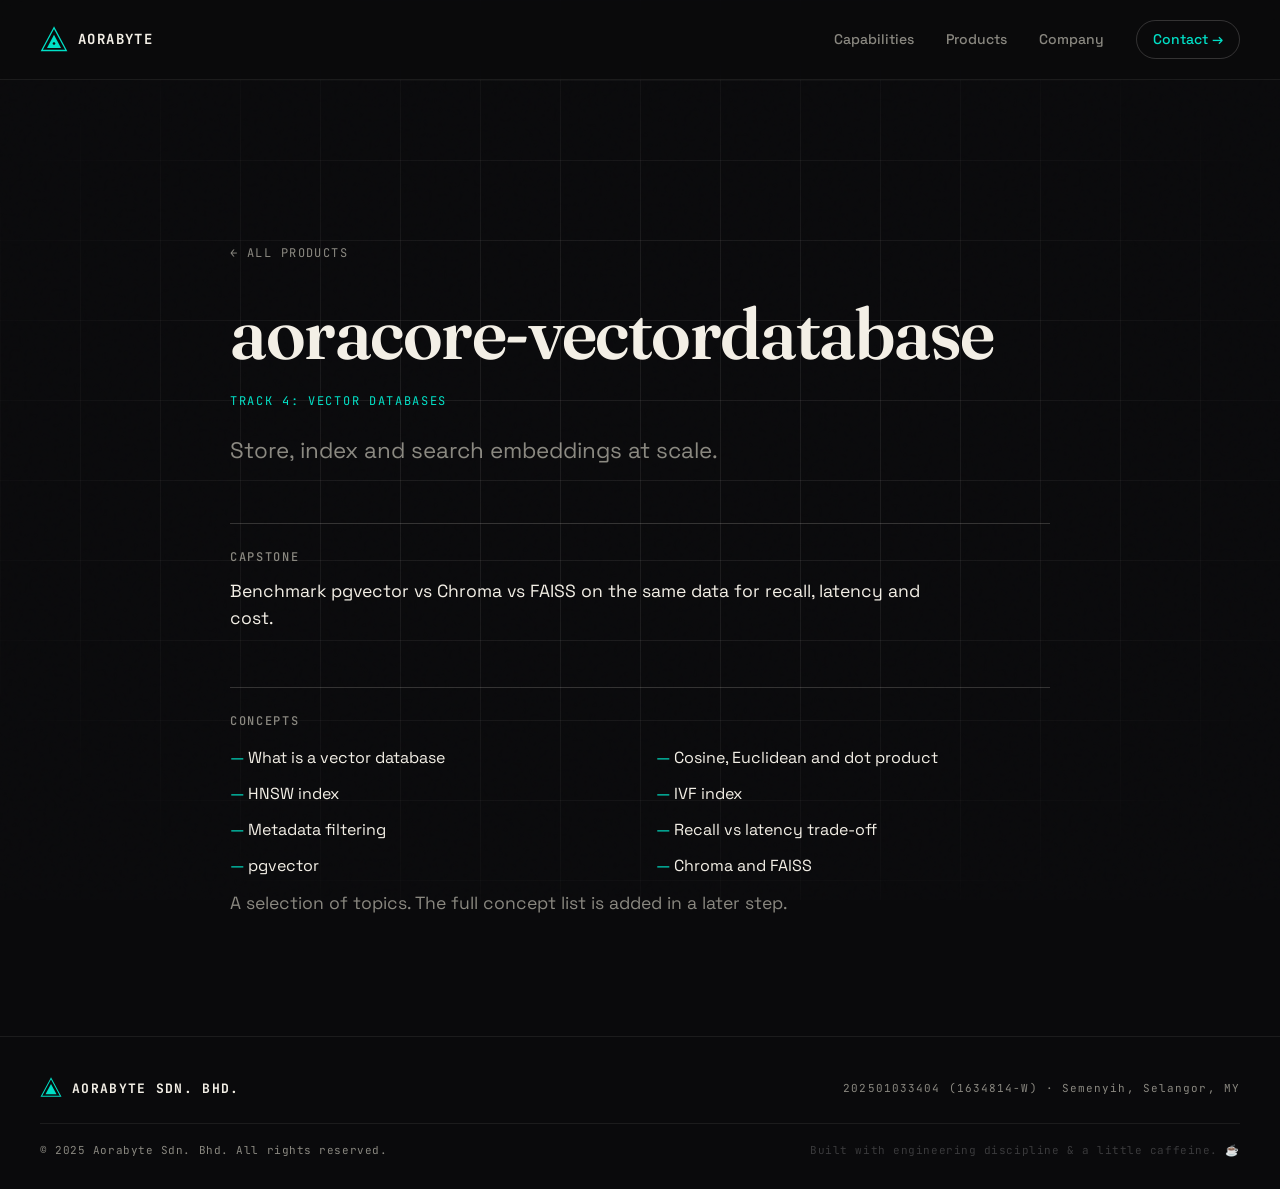
<file: products/aoracore-vectordatabase.html>
<!DOCTYPE html>
<html lang="en">
<head>
    <meta charset="UTF-8" />
    <meta name="viewport" content="width=device-width, initial-scale=1.0" />
    <title>aoracore-vectordatabase — Aorabyte Sdn. Bhd.</title>
    <meta name="description" content="Store, index and search embeddings at scale." />
    <link rel="preconnect" href="https://fonts.googleapis.com" />
    <link rel="preconnect" href="https://fonts.gstatic.com" crossorigin />
    <link href="https://fonts.googleapis.com/css2?family=Fraunces:opsz,wght@9..144,300;9..144,400;9..144,600;9..144,800;9..144,900&family=JetBrains+Mono:wght@300;400;500;700&family=Space+Grotesk:wght@300;400;500;600;700&display=swap" rel="stylesheet" />
    <link rel="stylesheet" href="../styles.css" />
</head>
<body>
    <div class="grid-overlay" aria-hidden="true"></div>
    <div class="noise-overlay" aria-hidden="true"></div>

    <header class="nav">
        <a href="../index.html" class="nav__logo" aria-label="Aorabyte home">
            <svg width="28" height="28" viewBox="0 0 32 32" fill="none" xmlns="http://www.w3.org/2000/svg">
                <path d="M16 2L2 28h28L16 2z" stroke="currentColor" stroke-width="1.5"/>
                <path d="M16 10L8 25h16L16 10z" fill="currentColor"/>
                <circle cx="16" cy="20" r="1.5" fill="#0a0a0a"/>
            </svg>
            <span>AORABYTE</span>
        </a>
        <nav class="nav__links">
            <a href="../index.html#capabilities">Capabilities</a>
            <a href="../index.html#products">Products</a>
            <a href="../index.html#company">Company</a>
            <a href="../index.html#contact" class="nav__cta">Contact →</a>
        </nav>
    </header>

    <main class="product">
        <a class="product__back" href="../index.html#products">← All products</a>
        <h1>aoracore-vectordatabase</h1>
        <p class="product__tracks">Track 4: Vector Databases</p>
        <p class="product__tagline">Store, index and search embeddings at scale.</p>

        <section class="product__block">
            <h2>Capstone</h2>
            <p>Benchmark pgvector vs Chroma vs FAISS on the same data for recall, latency and cost.</p>
        </section>

        <section class="product__block">
            <h2>Concepts</h2>
            <ul class="product__topics">
                <li>What is a vector database</li>
                <li>Cosine, Euclidean and dot product</li>
                <li>HNSW index</li>
                <li>IVF index</li>
                <li>Metadata filtering</li>
                <li>Recall vs latency trade-off</li>
                <li>pgvector</li>
                <li>Chroma and FAISS</li>
            </ul>
            <p class="product__note">A selection of topics. The full concept list is added in a later step.</p>
        </section>
    </main>

    <footer class="footer">
        <div class="footer__top">
            <div class="footer__brand">
                <svg width="22" height="22" viewBox="0 0 32 32" fill="none" xmlns="http://www.w3.org/2000/svg">
                    <path d="M16 2L2 28h28L16 2z" stroke="currentColor" stroke-width="1.5"/>
                    <path d="M16 10L8 25h16L16 10z" fill="currentColor"/>
                </svg>
                <span>AORABYTE SDN. BHD.</span>
            </div>
            <div class="footer__mono">
                <span>202501033404 (1634814-W)</span>
                <span>·</span>
                <span>Semenyih, Selangor, MY</span>
            </div>
        </div>
        <div class="footer__bottom">
            <span>© 2025 Aorabyte Sdn. Bhd. All rights reserved.</span>
            <span class="footer__signoff">Built with engineering discipline &amp; a little caffeine. ☕</span>
        </div>
    </footer>

    <script src="../script.js"></script>
</body>
</html>
</file>
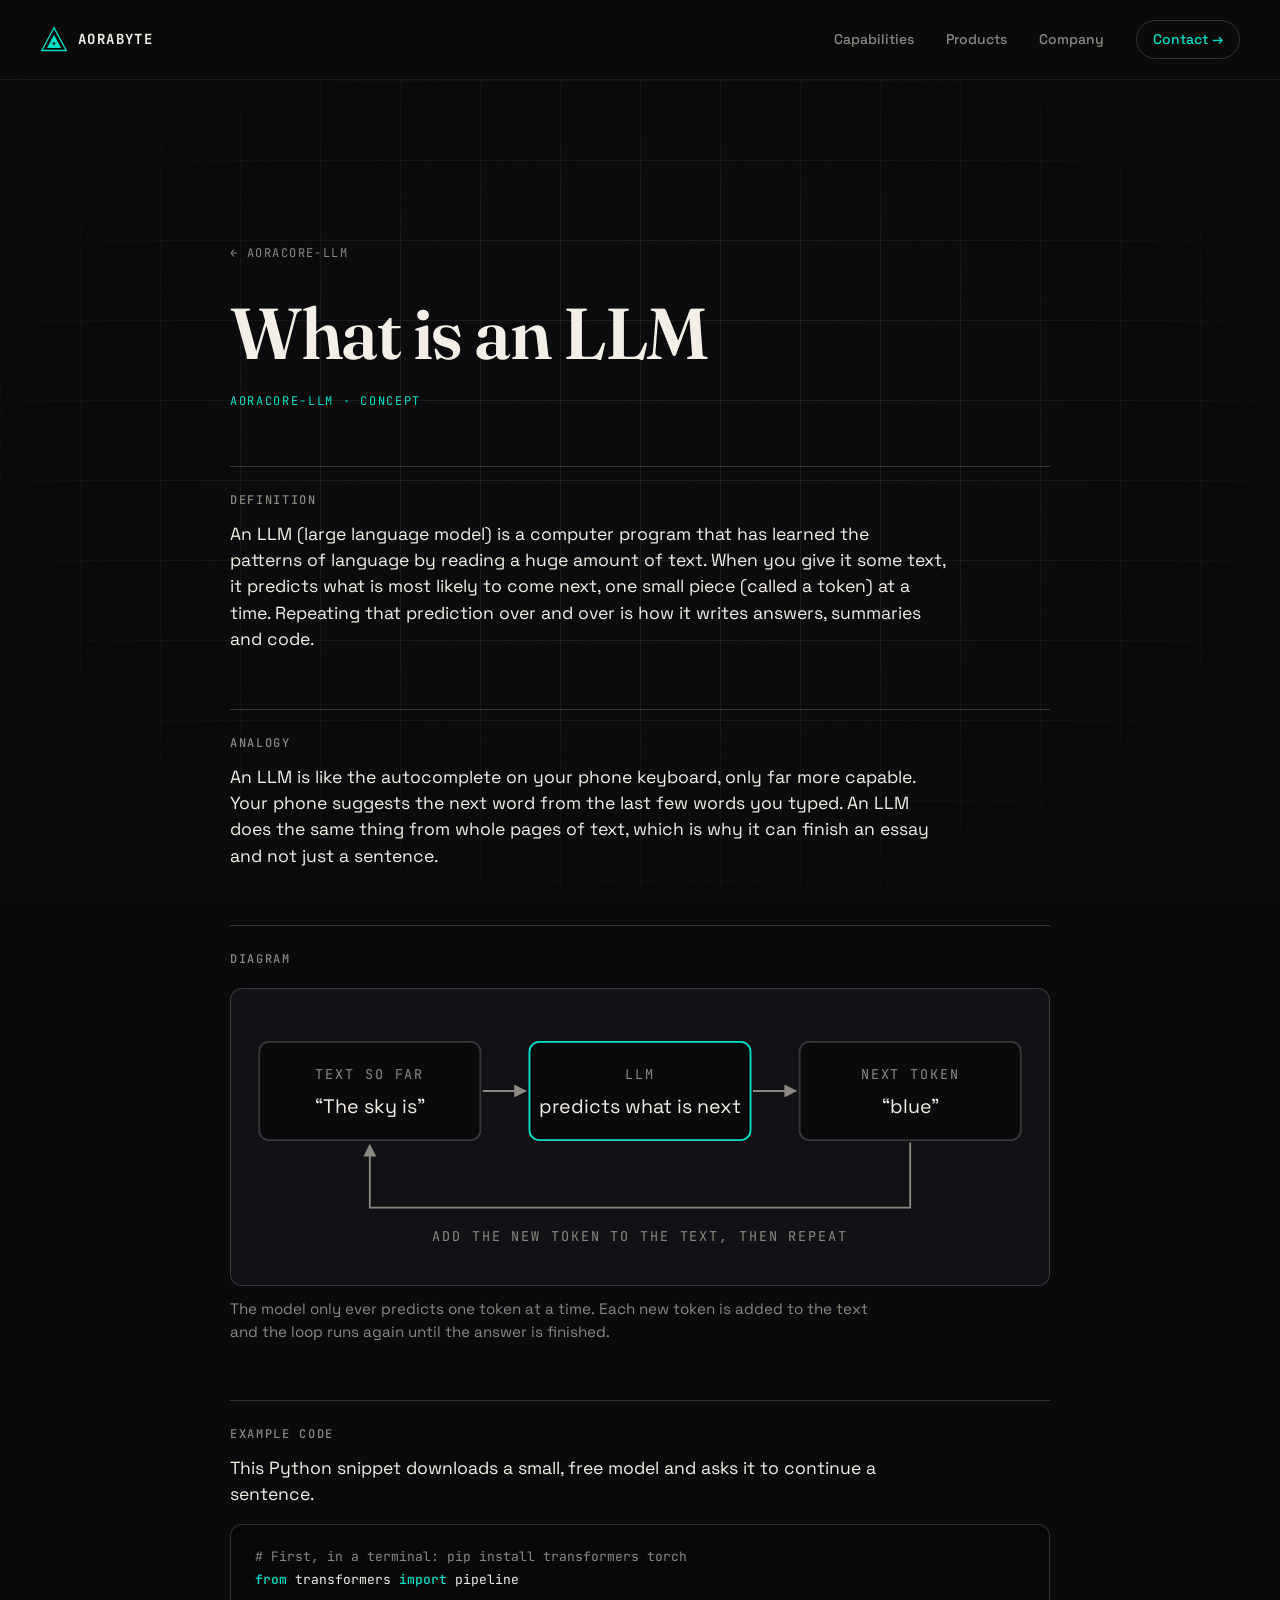
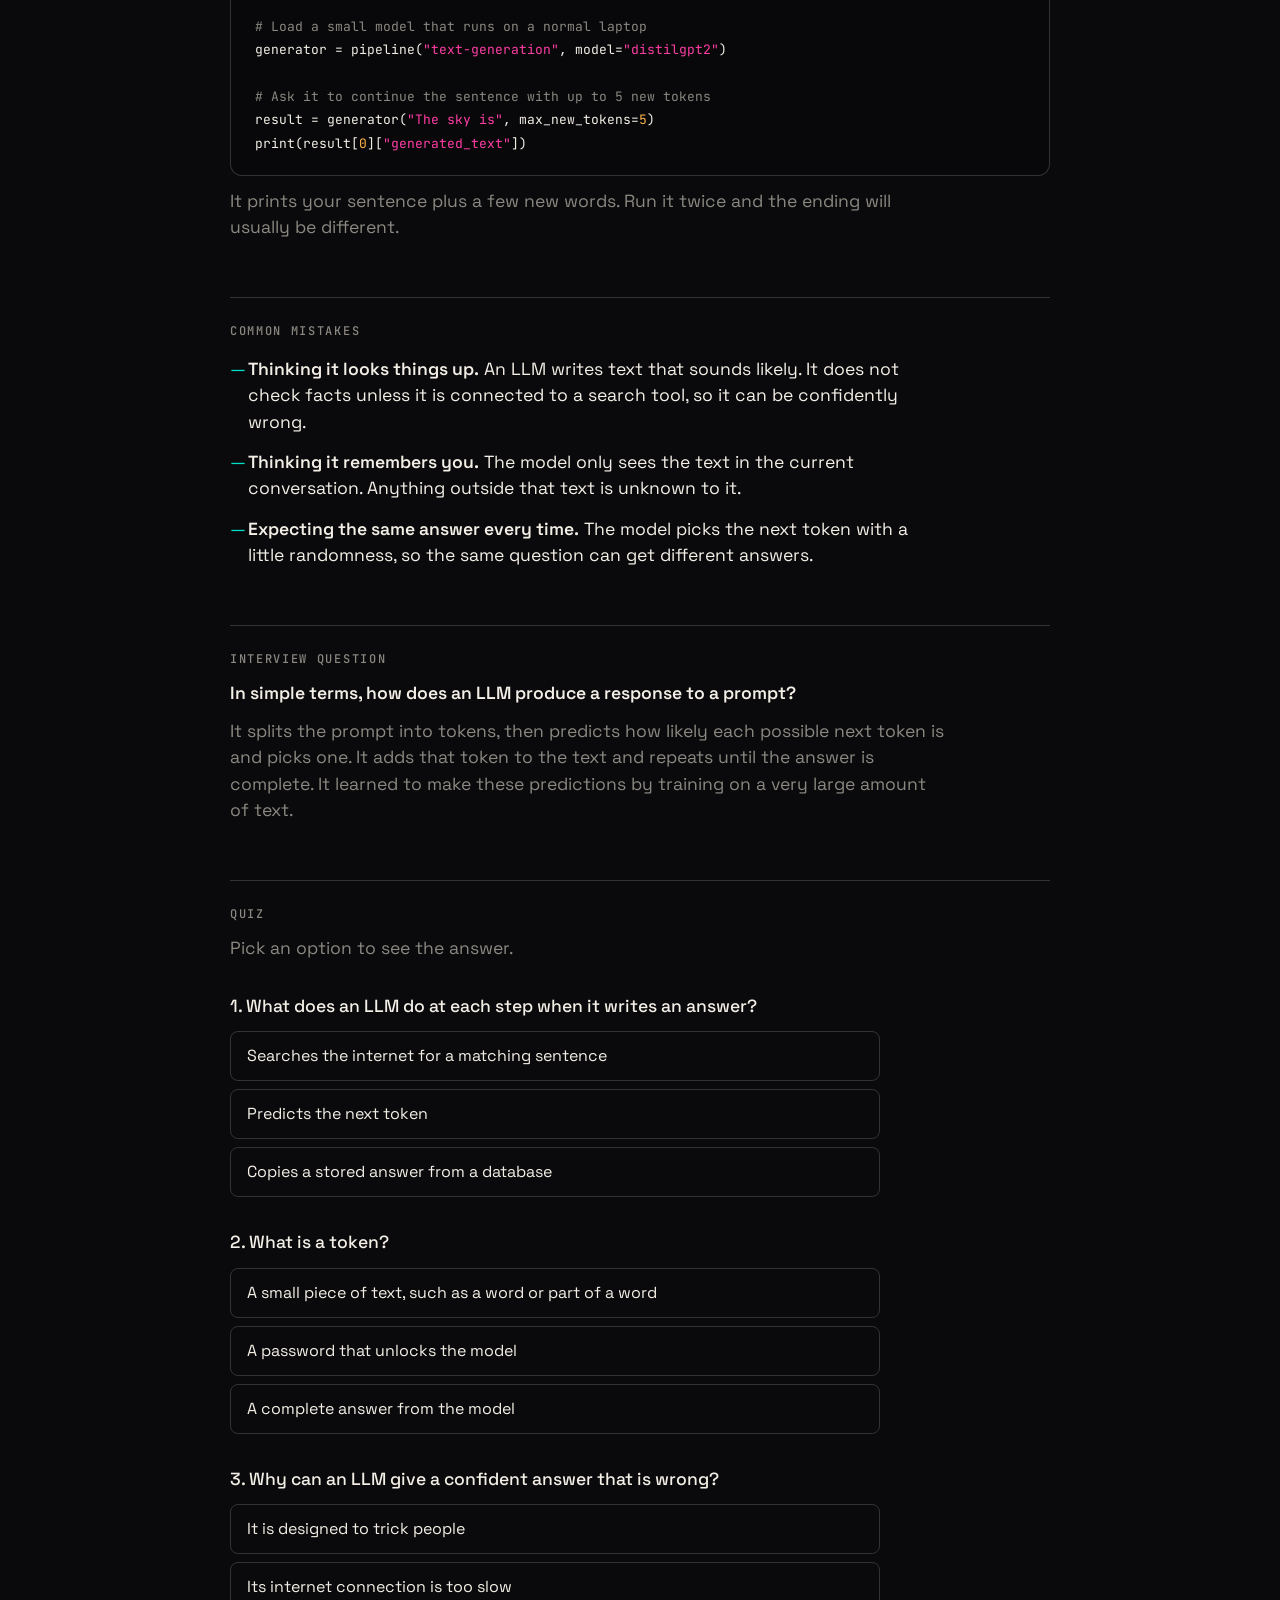
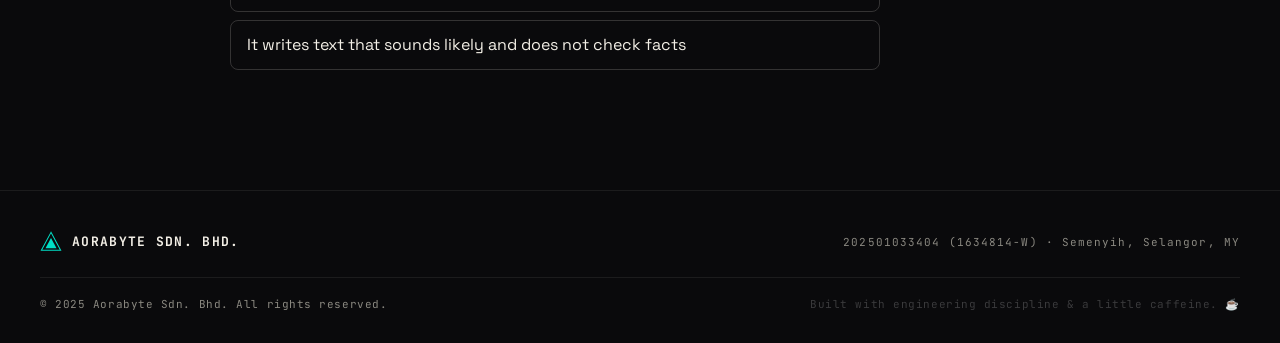
<file: products/aoracore-llm/what-is-an-llm.html>
<!DOCTYPE html>
<html lang="en">
<head>
    <meta charset="UTF-8" />
    <meta name="viewport" content="width=device-width, initial-scale=1.0" />
    <title>What is an LLM — aoracore-llm — Aorabyte Sdn. Bhd.</title>
    <meta name="description" content="A plain-language introduction to large language models: what they are, how they write text, and where beginners go wrong." />
    <link rel="preconnect" href="https://fonts.googleapis.com" />
    <link rel="preconnect" href="https://fonts.gstatic.com" crossorigin />
    <link href="https://fonts.googleapis.com/css2?family=Fraunces:opsz,wght@9..144,300;9..144,400;9..144,600;9..144,800;9..144,900&family=JetBrains+Mono:wght@300;400;500;700&family=Space+Grotesk:wght@300;400;500;600;700&display=swap" rel="stylesheet" />
    <link rel="stylesheet" href="../../styles.css" />
</head>
<body>
    <div class="grid-overlay" aria-hidden="true"></div>
    <div class="noise-overlay" aria-hidden="true"></div>

    <header class="nav">
        <a href="../../index.html" class="nav__logo" aria-label="Aorabyte home">
            <svg width="28" height="28" viewBox="0 0 32 32" fill="none" xmlns="http://www.w3.org/2000/svg">
                <path d="M16 2L2 28h28L16 2z" stroke="currentColor" stroke-width="1.5"/>
                <path d="M16 10L8 25h16L16 10z" fill="currentColor"/>
                <circle cx="16" cy="20" r="1.5" fill="#0a0a0a"/>
            </svg>
            <span>AORABYTE</span>
        </a>
        <nav class="nav__links">
            <a href="../../index.html#capabilities">Capabilities</a>
            <a href="../../index.html#products">Products</a>
            <a href="../../index.html#company">Company</a>
            <a href="../../index.html#contact" class="nav__cta">Contact →</a>
        </nav>
    </header>

    <main class="product concept">
        <a class="product__back" href="../aoracore-llm.html">← aoracore-llm</a>
        <h1>What is an LLM</h1>
        <p class="product__tracks">aoracore-llm · Concept</p>

        <section class="product__block">
            <h2>Definition</h2>
            <p>An LLM (large language model) is a computer program that has learned the patterns of language by reading a huge amount of text. When you give it some text, it predicts what is most likely to come next, one small piece (called a token) at a time. Repeating that prediction over and over is how it writes answers, summaries and code.</p>
        </section>

        <section class="product__block">
            <h2>Analogy</h2>
            <p>An LLM is like the autocomplete on your phone keyboard, only far more capable. Your phone suggests the next word from the last few words you typed. An LLM does the same thing from whole pages of text, which is why it can finish an essay and not just a sentence.</p>
        </section>

        <section class="product__block">
            <h2>Diagram</h2>
            <figure class="concept__diagram">
                <div class="concept__diagram-scroll" tabindex="0">
                    <svg viewBox="0 0 640 215" xmlns="http://www.w3.org/2000/svg" role="img" aria-labelledby="diagram-title diagram-desc">
                        <title id="diagram-title">How an LLM writes text</title>
                        <desc id="diagram-desc">The text so far goes into the LLM. The LLM predicts the next token. That token is added to the text, and the loop repeats.</desc>
                        <defs>
                            <marker id="concept-arrow" viewBox="0 0 10 10" refX="9" refY="5" markerWidth="7" markerHeight="7" orient="auto">
                                <path class="diagram__arrowhead" d="M0 0L10 5L0 10z"/>
                            </marker>
                        </defs>

                        <rect class="diagram__box" x="10" y="30" width="180" height="80" rx="8"/>
                        <text class="diagram__label" x="100" y="60" text-anchor="middle">TEXT SO FAR</text>
                        <text class="diagram__text" x="100" y="88" text-anchor="middle">“The sky is”</text>

                        <rect class="diagram__box diagram__box--accent" x="230" y="30" width="180" height="80" rx="8"/>
                        <text class="diagram__label" x="320" y="60" text-anchor="middle">LLM</text>
                        <text class="diagram__text" x="320" y="88" text-anchor="middle">predicts what is next</text>

                        <rect class="diagram__box" x="450" y="30" width="180" height="80" rx="8"/>
                        <text class="diagram__label" x="540" y="60" text-anchor="middle">NEXT TOKEN</text>
                        <text class="diagram__text" x="540" y="88" text-anchor="middle">“blue”</text>

                        <path class="diagram__arrow" d="M192 70H227" marker-end="url(#concept-arrow)"/>
                        <path class="diagram__arrow" d="M412 70H447" marker-end="url(#concept-arrow)"/>
                        <path class="diagram__arrow" d="M540 112V165H100V114" marker-end="url(#concept-arrow)"/>
                        <text class="diagram__label" x="320" y="192" text-anchor="middle">ADD THE NEW TOKEN TO THE TEXT, THEN REPEAT</text>
                    </svg>
                </div>
                <figcaption>The model only ever predicts one token at a time. Each new token is added to the text and the loop runs again until the answer is finished.</figcaption>
            </figure>
        </section>

        <section class="product__block">
            <h2>Example code</h2>
            <p>This Python snippet downloads a small, free model and asks it to continue a sentence.</p>
            <pre class="concept__code"><code><span class="c-dim"># First, in a terminal: pip install transformers torch</span>
<span class="c-key">from</span> transformers <span class="c-key">import</span> pipeline

<span class="c-dim"># Load a small model that runs on a normal laptop</span>
generator = pipeline(<span class="c-str">"text-generation"</span>, model=<span class="c-str">"distilgpt2"</span>)

<span class="c-dim"># Ask it to continue the sentence with up to 5 new tokens</span>
result = generator(<span class="c-str">"The sky is"</span>, max_new_tokens=<span class="c-num">5</span>)
print(result[<span class="c-num">0</span>][<span class="c-str">"generated_text"</span>])</code></pre>
            <p class="product__note">It prints your sentence plus a few new words. Run it twice and the ending will usually be different.</p>
        </section>

        <section class="product__block">
            <h2>Common mistakes</h2>
            <ul class="concept__list">
                <li><strong>Thinking it looks things up.</strong> An LLM writes text that sounds likely. It does not check facts unless it is connected to a search tool, so it can be confidently wrong.</li>
                <li><strong>Thinking it remembers you.</strong> The model only sees the text in the current conversation. Anything outside that text is unknown to it.</li>
                <li><strong>Expecting the same answer every time.</strong> The model picks the next token with a little randomness, so the same question can get different answers.</li>
            </ul>
        </section>

        <section class="product__block">
            <h2>Interview question</h2>
            <p class="concept__question">In simple terms, how does an LLM produce a response to a prompt?</p>
            <p class="concept__answer">It splits the prompt into tokens, then predicts how likely each possible next token is and picks one. It adds that token to the text and repeats until the answer is complete. It learned to make these predictions by training on a very large amount of text.</p>
        </section>

        <section class="product__block">
            <h2>Quiz</h2>
            <p class="product__note">Pick an option to see the answer.</p>

            <div class="quiz__q">
                <p class="quiz__prompt">1. What does an LLM do at each step when it writes an answer?</p>
                <div class="quiz__options">
                    <button type="button" class="quiz__option">Searches the internet for a matching sentence</button>
                    <button type="button" class="quiz__option" data-correct>Predicts the next token</button>
                    <button type="button" class="quiz__option">Copies a stored answer from a database</button>
                </div>
                <p class="quiz__answer" role="status" hidden><span class="quiz__result"></span> An LLM builds its answer one token at a time by predicting what is most likely to come next.</p>
            </div>

            <div class="quiz__q">
                <p class="quiz__prompt">2. What is a token?</p>
                <div class="quiz__options">
                    <button type="button" class="quiz__option" data-correct>A small piece of text, such as a word or part of a word</button>
                    <button type="button" class="quiz__option">A password that unlocks the model</button>
                    <button type="button" class="quiz__option">A complete answer from the model</button>
                </div>
                <p class="quiz__answer" role="status" hidden><span class="quiz__result"></span> Tokens are the small pieces of text a model reads and writes. A short word is often one token, and a long word can be several.</p>
            </div>

            <div class="quiz__q">
                <p class="quiz__prompt">3. Why can an LLM give a confident answer that is wrong?</p>
                <div class="quiz__options">
                    <button type="button" class="quiz__option">It is designed to trick people</button>
                    <button type="button" class="quiz__option">Its internet connection is too slow</button>
                    <button type="button" class="quiz__option" data-correct>It writes text that sounds likely and does not check facts</button>
                </div>
                <p class="quiz__answer" role="status" hidden><span class="quiz__result"></span> The model predicts likely text. Likely text is often true, but nothing in the model checks that it is.</p>
            </div>
        </section>
    </main>

    <footer class="footer">
        <div class="footer__top">
            <div class="footer__brand">
                <svg width="22" height="22" viewBox="0 0 32 32" fill="none" xmlns="http://www.w3.org/2000/svg">
                    <path d="M16 2L2 28h28L16 2z" stroke="currentColor" stroke-width="1.5"/>
                    <path d="M16 10L8 25h16L16 10z" fill="currentColor"/>
                </svg>
                <span>AORABYTE SDN. BHD.</span>
            </div>
            <div class="footer__mono">
                <span>202501033404 (1634814-W)</span>
                <span>·</span>
                <span>Semenyih, Selangor, MY</span>
            </div>
        </div>
        <div class="footer__bottom">
            <span>© 2025 Aorabyte Sdn. Bhd. All rights reserved.</span>
            <span class="footer__signoff">Built with engineering discipline &amp; a little caffeine. ☕</span>
        </div>
    </footer>

    <script src="../../script.js"></script>
    <script src="../concept.js"></script>
</body>
</html>
</file>
<file: styles.css>
/* =========================================
   AORABYTE — Deep-tech editorial aesthetic
   Dominant: near-black + ivory + signal cyan
   Accents: amber, lime, magenta
   ========================================= */

:root {
    --bg:         #0a0a0c;
    --bg-2:       #121216;
    --ink:        #f3efe6;
    --ink-dim:    #8a8880;
    --ink-faint:  #3a3a3c;
    --accent:     #00e0c6;   /* signal cyan */
    --amber:      #ffb347;
    --lime:       #b6ff3c;
    --magenta:    #ff3ea5;
    --cyan:       #00e0c6;
    --rule:       rgba(243, 239, 230, 0.08);
    --rule-strong:rgba(243, 239, 230, 0.18);

    --f-display:  'Fraunces', Georgia, serif;
    --f-sans:     'Space Grotesk', system-ui, sans-serif;
    --f-mono:     'JetBrains Mono', ui-monospace, monospace;

    --maxw: 1400px;
}

* { box-sizing: border-box; margin: 0; padding: 0; }

html { scroll-behavior: smooth; }

body {
    background: var(--bg);
    color: var(--ink);
    font-family: var(--f-sans);
    font-weight: 400;
    line-height: 1.5;
    overflow-x: hidden;
    -webkit-font-smoothing: antialiased;
    text-rendering: optimizeLegibility;
}

::selection { background: var(--accent); color: var(--bg); }

/* ---- Decorative overlays ---- */
.grid-overlay {
    position: fixed; inset: 0; pointer-events: none; z-index: 1;
    background-image:
        linear-gradient(to right, var(--rule) 1px, transparent 1px),
        linear-gradient(to bottom, var(--rule) 1px, transparent 1px);
    background-size: 80px 80px;
    mask-image: radial-gradient(ellipse at center, black 30%, transparent 85%);
    -webkit-mask-image: radial-gradient(ellipse at center, black 30%, transparent 85%);
}
.noise-overlay {
    position: fixed; inset: 0; pointer-events: none; z-index: 2;
    opacity: 0.035;
    background-image: url("data:image/svg+xml;utf8,<svg viewBox='0 0 200 200' xmlns='http://www.w3.org/2000/svg'><filter id='n'><feTurbulence type='fractalNoise' baseFrequency='0.9'/></filter><rect width='100%25' height='100%25' filter='url(%23n)'/></svg>");
    mix-blend-mode: overlay;
}

/* ---- NAV ---- */
.nav {
    position: sticky; top: 0; z-index: 100;
    display: flex; align-items: center; justify-content: space-between;
    padding: 20px 40px;
    backdrop-filter: blur(14px);
    -webkit-backdrop-filter: blur(14px);
    background: rgba(10, 10, 12, 0.7);
    border-bottom: 1px solid var(--rule);
}
.nav__logo {
    display: flex; align-items: center; gap: 10px;
    color: var(--ink); text-decoration: none;
    font-family: var(--f-mono);
    font-weight: 700;
    letter-spacing: 0.1em;
    font-size: 14px;
}
.nav__logo svg { color: var(--accent); }
.nav__links {
    display: flex; align-items: center; gap: 32px;
    font-size: 14px;
}
.nav__links a {
    color: var(--ink-dim); text-decoration: none;
    transition: color 0.2s;
    font-weight: 500;
}
.nav__links a:hover { color: var(--ink); }
.nav__cta {
    color: var(--accent) !important;
    border: 1px solid var(--rule-strong);
    padding: 8px 16px;
    border-radius: 999px;
    transition: all 0.2s !important;
}
.nav__cta:hover { background: var(--accent); color: var(--bg) !important; border-color: var(--accent); }

/* ---- Common section styling ---- */
section { position: relative; z-index: 3; padding: 120px 40px; max-width: var(--maxw); margin: 0 auto; }
.section__label {
    display: flex; align-items: center; gap: 12px;
    font-family: var(--f-mono); font-size: 12px; letter-spacing: 0.15em;
    color: var(--ink-dim);
    margin-bottom: 28px; text-transform: uppercase;
}
.section__label span {
    display: inline-block;
    padding: 3px 8px;
    background: var(--accent);
    color: var(--bg);
    font-weight: 700;
    border-radius: 3px;
}
.section__title {
    font-family: var(--f-display);
    font-weight: 400;
    font-size: clamp(38px, 5.5vw, 76px);
    line-height: 0.95;
    letter-spacing: -0.03em;
    color: var(--ink);
    margin-bottom: 48px;
    max-width: 1100px;
}
.section__title em {
    font-style: italic;
    color: var(--accent);
    font-weight: 300;
}

/* ---- HERO ---- */
.hero {
    padding-top: 80px;
    padding-bottom: 60px;
    max-width: var(--maxw); margin: 0 auto;
    position: relative; z-index: 3;
}
.hero__meta {
    display: flex; flex-wrap: wrap; align-items: center; gap: 10px;
    font-family: var(--f-mono);
    font-size: 11px; letter-spacing: 0.1em;
    color: var(--ink-dim);
    padding: 24px 40px 0;
    margin-bottom: 40px;
}
.hero__meta .divider { color: var(--ink-faint); }
.ping {
    width: 8px; height: 8px; border-radius: 50%;
    background: var(--accent);
    box-shadow: 0 0 0 0 var(--accent);
    animation: ping 2s cubic-bezier(0, 0, 0.2, 1) infinite;
}
@keyframes ping {
    0%,100% { box-shadow: 0 0 0 0 rgba(0, 224, 198, 0.6); }
    50%     { box-shadow: 0 0 0 10px rgba(0, 224, 198, 0); }
}

.hero__headline {
    font-family: var(--f-display);
    font-weight: 400;
    font-size: clamp(56px, 10vw, 180px);
    line-height: 0.88;
    letter-spacing: -0.04em;
    padding: 0 40px;
    margin-bottom: 60px;
}
.hero__headline .line {
    display: block;
    opacity: 0;
    transform: translateY(30px);
    animation: rise 1s cubic-bezier(0.2, 0.8, 0.2, 1) forwards;
}
.hero__headline .line--1 { animation-delay: 0.1s; color: var(--ink); }
.hero__headline .line--2 { animation-delay: 0.25s; color: var(--ink); padding-left: 0.1em; }
.hero__headline .line--3 { animation-delay: 0.4s; color: var(--ink-dim); font-style: italic; font-weight: 300; }
.hero__headline em {
    font-style: italic;
    font-weight: 300;
    color: var(--accent);
    position: relative;
}
.hero__headline em::after {
    content: ''; position: absolute;
    left: 0; bottom: -0.05em;
    width: 100%; height: 4px;
    background: var(--accent);
    opacity: 0.3;
}

@keyframes rise {
    to { opacity: 1; transform: translateY(0); }
}

.hero__split {
    display: grid;
    grid-template-columns: 2fr 1fr;
    gap: 60px;
    align-items: end;
    padding: 0 40px;
    border-top: 1px solid var(--rule-strong);
    padding-top: 40px;
    opacity: 0;
    animation: rise 1s 0.6s cubic-bezier(0.2, 0.8, 0.2, 1) forwards;
}
.hero__lede {
    font-size: clamp(17px, 1.6vw, 22px);
    color: var(--ink-dim);
    max-width: 680px;
    line-height: 1.5;
}
.hero__lede strong { color: var(--ink); font-weight: 500; }
.hero__actions { display: flex; gap: 14px; flex-wrap: wrap; justify-content: flex-end; }

.btn {
    display: inline-flex; align-items: center; gap: 10px;
    padding: 14px 24px;
    border-radius: 999px;
    font-family: var(--f-sans);
    font-size: 14px; font-weight: 600;
    letter-spacing: 0.02em;
    text-decoration: none;
    border: 1px solid transparent;
    cursor: pointer;
    transition: all 0.25s cubic-bezier(0.2, 0.8, 0.2, 1);
}
.btn--primary {
    background: var(--accent); color: var(--bg);
}
.btn--primary:hover {
    background: var(--ink); color: var(--bg);
    transform: translateY(-2px);
    box-shadow: 0 10px 30px -10px rgba(0, 224, 198, 0.6);
}
.btn--ghost {
    background: transparent; color: var(--ink);
    border-color: var(--rule-strong);
}
.btn--ghost:hover { border-color: var(--ink); }

/* ---- MARQUEE ---- */
.marquee {
    margin-top: 80px;
    padding: 24px 0;
    border-top: 1px solid var(--rule);
    border-bottom: 1px solid var(--rule);
    overflow: hidden;
    mask-image: linear-gradient(to right, transparent, black 10%, black 90%, transparent);
    -webkit-mask-image: linear-gradient(to right, transparent, black 10%, black 90%, transparent);
}
.marquee__track {
    display: flex; gap: 48px; align-items: center;
    font-family: var(--f-display);
    font-size: clamp(28px, 4.5vw, 64px);
    font-weight: 400;
    font-style: italic;
    color: var(--ink);
    white-space: nowrap;
    animation: scroll 40s linear infinite;
}
.marquee__track span:nth-child(even) { color: var(--accent); font-style: normal; }
@keyframes scroll {
    from { transform: translateX(0); }
    to   { transform: translateX(-50%); }
}

/* ---- CAPABILITIES ---- */
.capabilities { padding-top: 160px; }
.cap-grid {
    display: grid;
    grid-template-columns: repeat(2, 1fr);
    gap: 0;
    border-top: 1px solid var(--rule-strong);
    border-left: 1px solid var(--rule-strong);
}
.cap-card {
    position: relative;
    padding: 48px 40px;
    border-right: 1px solid var(--rule-strong);
    border-bottom: 1px solid var(--rule-strong);
    transition: background 0.3s;
    overflow: hidden;
}
.cap-card:hover { background: var(--bg-2); }
.cap-card::before {
    content: ''; position: absolute;
    top: 0; left: 0; width: 0%; height: 2px;
    background: var(--accent);
    transition: width 0.4s cubic-bezier(0.2, 0.8, 0.2, 1);
}
.cap-card:hover::before { width: 100%; }

.cap-card[data-accent="cyan"]::before    { background: var(--cyan); }
.cap-card[data-accent="amber"]::before   { background: var(--amber); }
.cap-card[data-accent="lime"]::before    { background: var(--lime); }
.cap-card[data-accent="magenta"]::before { background: var(--magenta); }

.cap-card__num {
    font-family: var(--f-mono);
    font-size: 12px;
    color: var(--ink-dim);
    letter-spacing: 0.2em;
    margin-bottom: 24px;
}
.cap-card h3 {
    font-family: var(--f-display);
    font-weight: 400;
    font-size: clamp(26px, 3vw, 40px);
    letter-spacing: -0.02em;
    margin-bottom: 16px;
    line-height: 1.05;
}
.cap-card__lead {
    color: var(--ink-dim);
    font-size: 16px;
    margin-bottom: 24px;
    max-width: 540px;
}
.cap-card ul {
    list-style: none;
    display: grid;
    gap: 8px;
    font-family: var(--f-mono);
    font-size: 13px;
    color: var(--ink);
}
.cap-card ul li {
    padding-left: 18px;
    position: relative;
}
.cap-card ul li::before {
    content: '→';
    position: absolute;
    left: 0;
    color: var(--accent);
}
.cap-card[data-accent="amber"] ul li::before   { color: var(--amber); }
.cap-card[data-accent="lime"] ul li::before    { color: var(--lime); }
.cap-card[data-accent="magenta"] ul li::before { color: var(--magenta); }

.cap-card--feature {
    background: linear-gradient(135deg, rgba(255, 62, 165, 0.06), transparent 60%);
}
.cap-card__tag {
    position: absolute;
    top: 24px; right: 24px;
    font-family: var(--f-mono);
    font-size: 10px;
    letter-spacing: 0.2em;
    padding: 4px 10px;
    border: 1px solid var(--magenta);
    color: var(--magenta);
    border-radius: 3px;
}

/* ---- SECTORS STRIP ---- */
.sector-strip {
    display: grid;
    grid-template-columns: repeat(4, 1fr);
    gap: 1px;
    background: var(--rule-strong);
    border: 1px solid var(--rule-strong);
}
.sector-strip__item {
    background: var(--bg);
    padding: 40px 32px;
    transition: background 0.3s;
}
.sector-strip__item:hover { background: var(--bg-2); }
.sector-strip__num {
    font-family: var(--f-mono);
    font-weight: 700;
    letter-spacing: 0.15em;
    font-size: 14px;
    color: var(--accent);
    margin-bottom: 20px;
    padding-bottom: 16px;
    border-bottom: 1px solid var(--rule-strong);
}
.sector-strip__item p {
    color: var(--ink-dim);
    font-size: 15px;
    line-height: 1.55;
}

/* ---- AI STACK ---- */
.ai-stack {
    display: grid;
    grid-template-columns: 1fr 1fr;
    gap: 60px;
    align-items: center;
}
.ai-stack__title em {
    font-family: var(--f-display);
    font-style: italic;
    background: linear-gradient(135deg, var(--accent), var(--magenta));
    -webkit-background-clip: text;
    background-clip: text;
    color: transparent;
}
.ai-stack__title-sub {
    display: block;
    font-size: 0.5em;
    font-family: var(--f-sans);
    color: var(--ink-dim);
    font-weight: 400;
    letter-spacing: -0.01em;
    margin-top: 16px;
    font-style: normal;
}
.ai-stack__body {
    color: var(--ink-dim);
    font-size: 17px;
    line-height: 1.6;
    max-width: 520px;
    margin-bottom: 36px;
}
.ai-stack__body strong { color: var(--ink); font-weight: 500; }
.ai-stack__stats {
    display: grid;
    grid-template-columns: repeat(3, 1fr);
    gap: 24px;
    border-top: 1px solid var(--rule-strong);
    padding-top: 24px;
    max-width: 520px;
}
.ai-stack__stats div { display: flex; flex-direction: column; gap: 4px; }
.ai-stack__stats strong {
    font-family: var(--f-display);
    font-weight: 400;
    font-size: 32px;
    color: var(--accent);
    letter-spacing: -0.02em;
}
.ai-stack__stats span {
    font-family: var(--f-mono);
    font-size: 11px;
    color: var(--ink-dim);
    letter-spacing: 0.1em;
    text-transform: uppercase;
}

/* Terminal */
.terminal {
    background: #08080a;
    border: 1px solid var(--rule-strong);
    border-radius: 12px;
    overflow: hidden;
    box-shadow:
        0 30px 80px -20px rgba(0, 0, 0, 0.8),
        0 0 0 1px rgba(0, 224, 198, 0.08);
    font-family: var(--f-mono);
}
.terminal__bar {
    background: #101014;
    padding: 12px 16px;
    display: flex; align-items: center; gap: 8px;
    border-bottom: 1px solid var(--rule);
}
.terminal__bar span {
    width: 10px; height: 10px;
    border-radius: 50%;
    background: var(--ink-faint);
}
.terminal__bar span:first-child { background: #ff5f56; }
.terminal__bar span:nth-child(2) { background: #ffbd2e; }
.terminal__bar span:nth-child(3) { background: #27c93f; }
.terminal__bar em {
    font-family: var(--f-mono);
    font-style: normal;
    font-size: 11px;
    color: var(--ink-dim);
    margin-left: auto;
    letter-spacing: 0.05em;
}
.terminal__body {
    padding: 24px;
    font-size: 13px;
    line-height: 1.8;
    color: var(--ink);
    white-space: pre;
    overflow-x: auto;
}
.c-dim  { color: var(--ink-dim); }
.c-ok   { color: var(--lime); }
.c-warn { color: var(--amber); }
.c-key  { color: var(--accent); font-weight: 500; }
.c-str  { color: var(--magenta); }
.c-num  { color: var(--amber); }

/* ---- PROCESS ---- */
.process-list {
    list-style: none;
    display: grid;
    grid-template-columns: repeat(4, 1fr);
    gap: 0;
    border-top: 1px solid var(--rule-strong);
}
.process-list li {
    padding: 40px 32px 40px 0;
    border-right: 1px solid var(--rule-strong);
    position: relative;
}
.process-list li:last-child { border-right: none; }
.process-list__num {
    display: block;
    font-family: var(--f-mono);
    font-size: 11px;
    letter-spacing: 0.2em;
    color: var(--accent);
    margin-bottom: 24px;
}
.process-list h3 {
    font-family: var(--f-display);
    font-weight: 400;
    font-size: 32px;
    letter-spacing: -0.02em;
    margin-bottom: 14px;
}
.process-list p {
    color: var(--ink-dim);
    font-size: 15px;
    line-height: 1.55;
}

/* ---- COMPANY ---- */
.company__grid {
    display: grid;
    grid-template-columns: 1.2fr 1fr;
    gap: 80px;
    align-items: start;
}
.company__intro p {
    color: var(--ink-dim);
    font-size: 17px;
    line-height: 1.7;
    max-width: 580px;
}
.company__facts {
    display: grid;
    grid-template-columns: 1fr 1fr;
    gap: 1px;
    background: var(--rule-strong);
    border: 1px solid var(--rule-strong);
}
.company__facts > div {
    background: var(--bg);
    padding: 20px 24px;
}
.company__facts dt {
    font-family: var(--f-mono);
    font-size: 11px;
    color: var(--ink-dim);
    letter-spacing: 0.15em;
    text-transform: uppercase;
    margin-bottom: 6px;
}
.company__facts dd {
    font-family: var(--f-sans);
    font-size: 15px;
    color: var(--ink);
    font-weight: 500;
}

/* ---- CONTACT ---- */
.contact {
    background:
        radial-gradient(circle at 20% 0%, rgba(0, 224, 198, 0.12), transparent 50%),
        radial-gradient(circle at 80% 100%, rgba(255, 62, 165, 0.08), transparent 50%),
        var(--bg);
    max-width: none;
    margin: 0;
    padding: 140px 40px;
    border-top: 1px solid var(--rule-strong);
    border-bottom: 1px solid var(--rule-strong);
}
.contact__inner { max-width: var(--maxw); margin: 0 auto; }
.contact__label { color: var(--ink); }
.contact__title {
    font-family: var(--f-display);
    font-weight: 400;
    font-size: clamp(36px, 5.5vw, 80px);
    line-height: 1.02;
    letter-spacing: -0.03em;
    margin-bottom: 64px;
    max-width: 1100px;
}
.contact__title em {
    font-style: italic;
    color: var(--accent);
    font-weight: 300;
}
.contact__cards {
    display: grid;
    grid-template-columns: 1fr 1fr 1.5fr;
    gap: 20px;
}
.contact__card {
    display: flex; flex-direction: column; gap: 12px;
    padding: 28px;
    background: var(--bg-2);
    border: 1px solid var(--rule-strong);
    border-radius: 12px;
    text-decoration: none;
    color: var(--ink);
    position: relative;
    transition: all 0.3s cubic-bezier(0.2, 0.8, 0.2, 1);
    overflow: hidden;
}
.contact__card:not(.contact__card--static):hover {
    border-color: var(--accent);
    transform: translateY(-4px);
}
.contact__card-label {
    font-family: var(--f-mono);
    font-size: 11px;
    color: var(--ink-dim);
    letter-spacing: 0.15em;
    text-transform: uppercase;
}
.contact__card-value {
    font-family: var(--f-display);
    font-size: 20px;
    font-weight: 400;
    letter-spacing: -0.01em;
    line-height: 1.3;
    word-break: break-word;
}
.contact__card-arrow {
    position: absolute;
    top: 24px; right: 24px;
    color: var(--accent);
    font-size: 18px;
    transition: transform 0.3s;
}
.contact__card:hover .contact__card-arrow { transform: translate(4px, -4px); }

/* ---- FOOTER ---- */
.footer {
    padding: 40px 40px 30px;
    border-top: 1px solid var(--rule);
    max-width: var(--maxw);
    margin: 0 auto;
    position: relative;
    z-index: 3;
}
.footer__top {
    display: flex; align-items: center; justify-content: space-between;
    padding-bottom: 24px;
    border-bottom: 1px solid var(--rule);
    flex-wrap: wrap;
    gap: 12px;
}
.footer__brand {
    display: flex; align-items: center; gap: 10px;
    font-family: var(--f-mono);
    font-size: 13px;
    font-weight: 700;
    letter-spacing: 0.1em;
    color: var(--ink);
}
.footer__brand svg { color: var(--accent); }
.footer__mono {
    font-family: var(--f-mono);
    font-size: 11px;
    color: var(--ink-dim);
    letter-spacing: 0.1em;
    display: flex; gap: 8px; flex-wrap: wrap;
}
.footer__bottom {
    display: flex; justify-content: space-between; align-items: center;
    padding-top: 18px;
    font-family: var(--f-mono);
    font-size: 11px;
    color: var(--ink-dim);
    letter-spacing: 0.05em;
    flex-wrap: wrap;
    gap: 8px;
}
.footer__signoff { color: var(--ink-faint); }

/* ---- RESPONSIVE ---- */
@media (max-width: 1024px) {
    .cap-grid,
    .sector-strip,
    .process-list,
    .ai-stack,
    .company__grid,
    .contact__cards {
        grid-template-columns: 1fr 1fr;
    }
    .process-list li:nth-child(2) { border-right: none; }
    .ai-stack { gap: 40px; }
    .company__grid { gap: 40px; }
}

@media (max-width: 720px) {
    section { padding: 80px 24px; }
    .hero__meta, .hero__headline, .hero__split { padding-left: 24px; padding-right: 24px; }
    .nav { padding: 14px 24px; }
    .nav__links { gap: 16px; font-size: 12px; }
    .nav__links a:not(.nav__cta) { display: none; }
    .hero__split { grid-template-columns: 1fr; }
    .hero__actions { justify-content: flex-start; }
    .cap-grid,
    .sector-strip,
    .process-list,
    .ai-stack,
    .company__grid,
    .contact__cards,
    .ai-stack__stats,
    .company__facts {
        grid-template-columns: 1fr;
    }
    .cap-card,
    .sector-strip__item,
    .process-list li { border-right: none; }
    .footer { padding: 30px 24px; }
}

/* =========================================
   AORACORE PRODUCTS (added for products pages)
   ========================================= */
.products { padding: 120px 40px; max-width: var(--maxw); margin: 0 auto; }
a.cap-card { display: block; color: inherit; text-decoration: none; }
a.cap-card:hover { background: var(--bg-2); }

.product { max-width: 900px; margin: 0 auto; padding: 160px 40px 120px; }
.product__back { font-family: var(--f-mono); font-size: 12px; letter-spacing: .12em; text-transform: uppercase; color: var(--ink-dim); text-decoration: none; }
.product__back:hover { color: var(--accent); }
.product h1 { font-family: var(--f-display); font-size: clamp(2.5rem, 6vw, 4.5rem); line-height: 1.05; font-weight: 600; letter-spacing: -0.02em; margin-top: 32px; }
.product__tracks { font-family: var(--f-mono); font-size: 12px; letter-spacing: .14em; text-transform: uppercase; color: var(--accent); margin-top: 20px; }
.product__tagline { font-size: clamp(1.1rem, 2vw, 1.4rem); color: var(--ink-dim); margin-top: 24px; max-width: 60ch; }
.product__block { margin-top: 56px; padding-top: 24px; border-top: 1px solid var(--rule-strong); }
.product__block h2 { font-family: var(--f-mono); font-size: 12px; letter-spacing: .14em; text-transform: uppercase; color: var(--ink-dim); font-weight: 500; }
.product__block p { margin-top: 12px; font-size: 1.1rem; max-width: 65ch; }
.product__topics { margin-top: 16px; list-style: none; display: grid; grid-template-columns: repeat(2, 1fr); gap: 12px 32px; }
.product__topics li { padding-left: 18px; position: relative; }
.product__topics li::before { content: "—"; position: absolute; left: 0; color: var(--accent); }
.product__note { color: var(--ink-dim); font-size: .95rem; }
@media (max-width: 720px) { .product__topics { grid-template-columns: 1fr; } }
.products .cap-card:last-child { grid-column: 1 / -1; }
.product__block { padding: 24px 0 0; min-height: 0; margin-left: 0; margin-right: 0; }

/* =========================================
   CONCEPT PAGES
   (products/<product>/<concept>.html, copied from products/_template-concept.html)
   ========================================= */

/* Link from a product page's topic list to a concept page */
.product__topics a { color: inherit; text-decoration: underline; text-decoration-color: var(--accent); text-underline-offset: 4px; }
.product__topics a:hover { color: var(--accent); }

/* Bulleted list (common mistakes) */
.concept__list { margin-top: 16px; list-style: none; display: grid; gap: 14px; max-width: 65ch; font-size: 1.1rem; }
.concept__list li { padding-left: 18px; position: relative; }
.concept__list li::before { content: "—"; position: absolute; left: 0; color: var(--accent); }
.concept__list strong { font-weight: 600; }

/* Diagram: inline SVG, or a marked placeholder */
.concept__diagram { margin-top: 20px; }
.concept__diagram-scroll { overflow-x: auto; padding: 16px; background: var(--bg-2); border: 1px solid var(--rule-strong); border-radius: 12px; }
.concept__diagram-scroll:focus-visible { outline: 2px solid var(--accent); outline-offset: 2px; }
.concept__diagram svg { display: block; width: 100%; min-width: 560px; height: auto; }
.concept__diagram figcaption { margin-top: 12px; color: var(--ink-dim); font-size: .95rem; max-width: 65ch; }
.concept__placeholder { padding: 56px 24px; text-align: center; font-family: var(--f-mono); font-size: 12px; letter-spacing: .14em; text-transform: uppercase; color: var(--ink-dim); border: 1px dashed var(--rule-strong); border-radius: 12px; }
.diagram__box { fill: var(--bg); stroke: var(--rule-strong); stroke-width: 1.5; }
.diagram__box--accent { stroke: var(--accent); }
.diagram__label { font-family: var(--f-mono); font-size: 11px; letter-spacing: .14em; fill: var(--ink-dim); }
.diagram__text { font-family: var(--f-sans); font-size: 16px; fill: var(--ink); }
.diagram__arrow { fill: none; stroke: var(--ink-dim); stroke-width: 1.5; }
.diagram__arrowhead { fill: var(--ink-dim); }

/* Example code */
.concept__code { margin-top: 16px; padding: 20px 24px; overflow-x: auto; background: #08080a; border: 1px solid var(--rule-strong); border-radius: 12px; font-family: var(--f-mono); font-size: 13px; line-height: 1.8; color: var(--ink); }
.concept__code code { font-family: inherit; }

/* Interview question */
.concept__question { font-weight: 600; }
.concept__answer { color: var(--ink-dim); }

/* Quiz (behaviour in products/concept.js) */
.quiz__q { margin-top: 32px; }
.quiz__prompt { font-weight: 500; }
.quiz__options { margin-top: 12px; display: grid; gap: 8px; max-width: 65ch; }
.quiz__option { display: flex; justify-content: space-between; gap: 16px; padding: 12px 16px; text-align: left; font: inherit; font-size: 1rem; color: var(--ink); background: transparent; border: 1px solid var(--rule-strong); border-radius: 8px; cursor: pointer; transition: border-color 0.2s, background 0.2s; }
.quiz__option:hover { border-color: var(--ink); background: var(--bg-2); }
.quiz__option:focus-visible { outline: 2px solid var(--accent); outline-offset: 2px; }
.quiz__q.is-answered .quiz__option { cursor: default; color: var(--ink-dim); border-color: var(--rule-strong); background: transparent; }
.quiz__q.is-answered .quiz__option.is-correct { color: var(--ink); border-color: var(--lime); }
.quiz__q.is-answered .quiz__option.is-correct::after { content: "✓"; color: var(--lime); }
.quiz__q.is-answered .quiz__option.is-wrong { color: var(--ink); border-color: var(--magenta); }
.quiz__q.is-answered .quiz__option.is-wrong::after { content: "✗"; color: var(--magenta); }
.product__block .quiz__answer { font-size: 1rem; color: var(--ink-dim); }
.quiz__result { font-weight: 600; color: var(--ink); }
</file>
